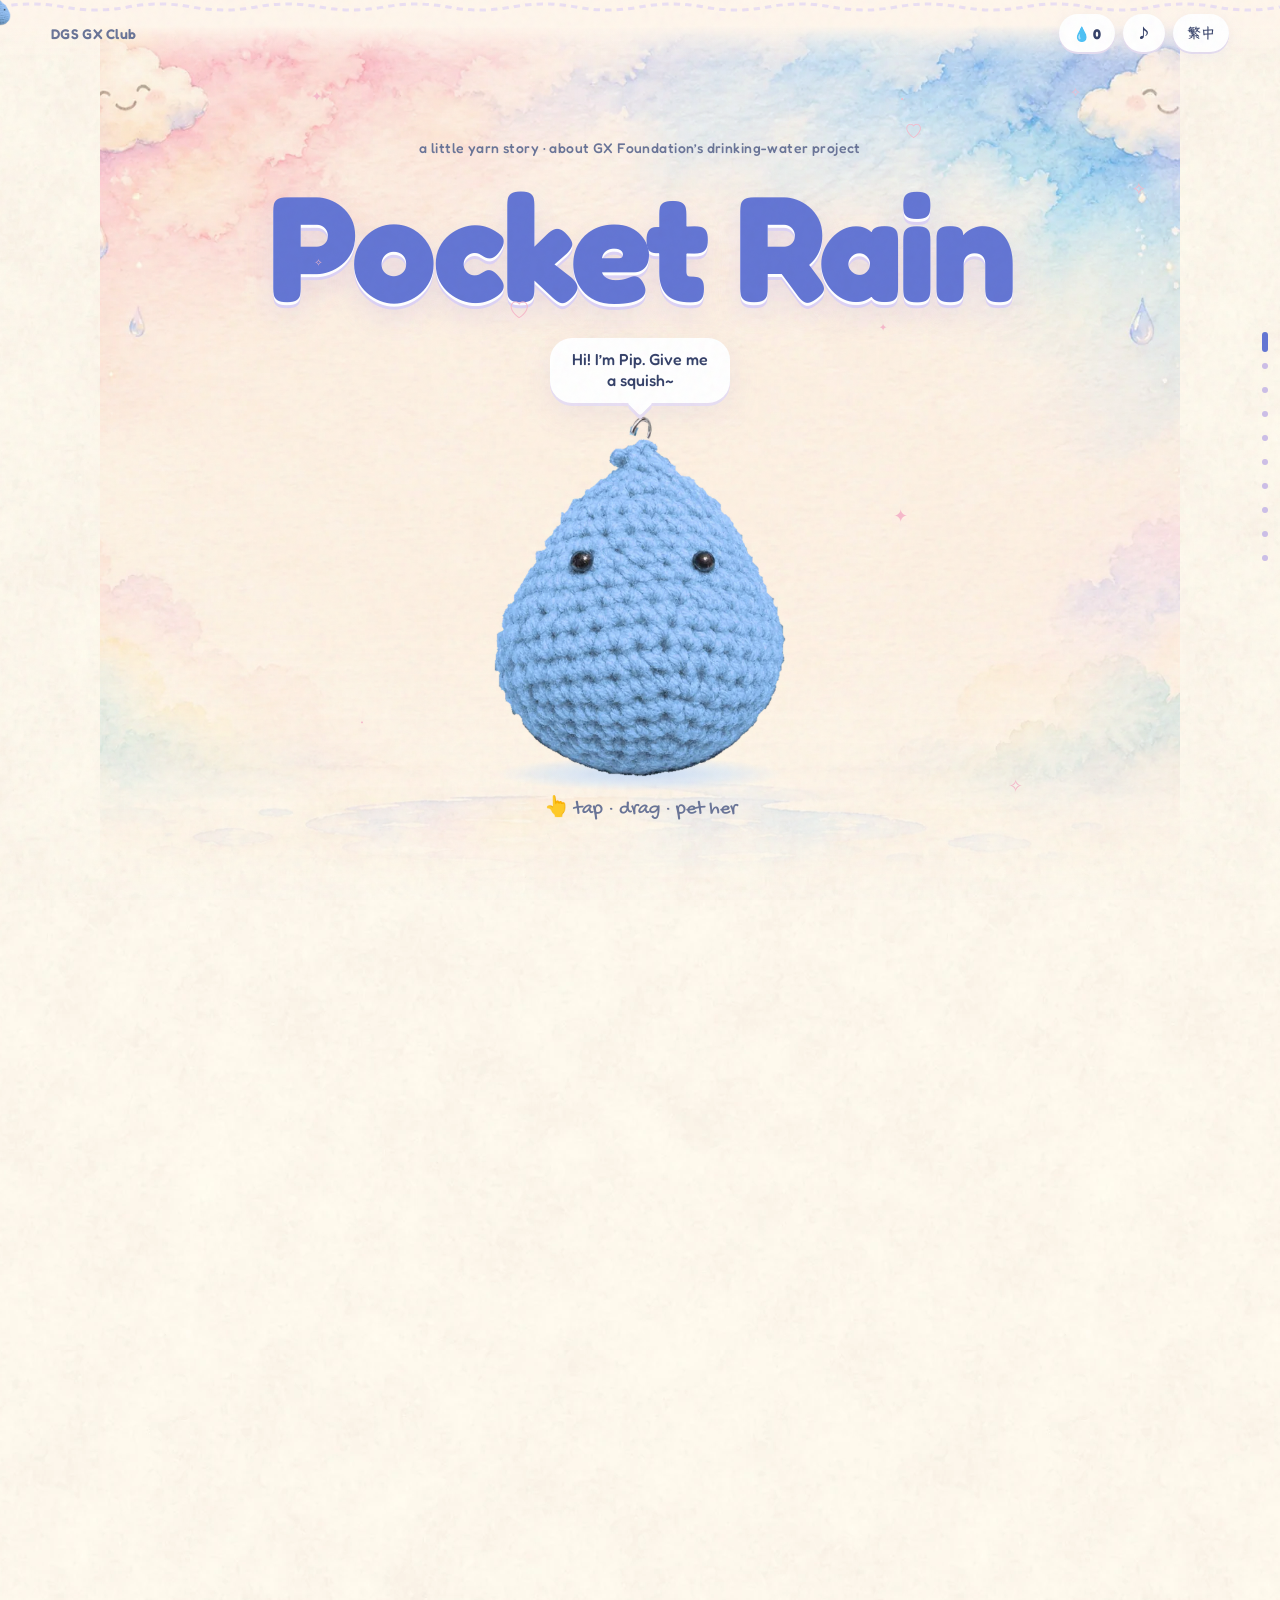
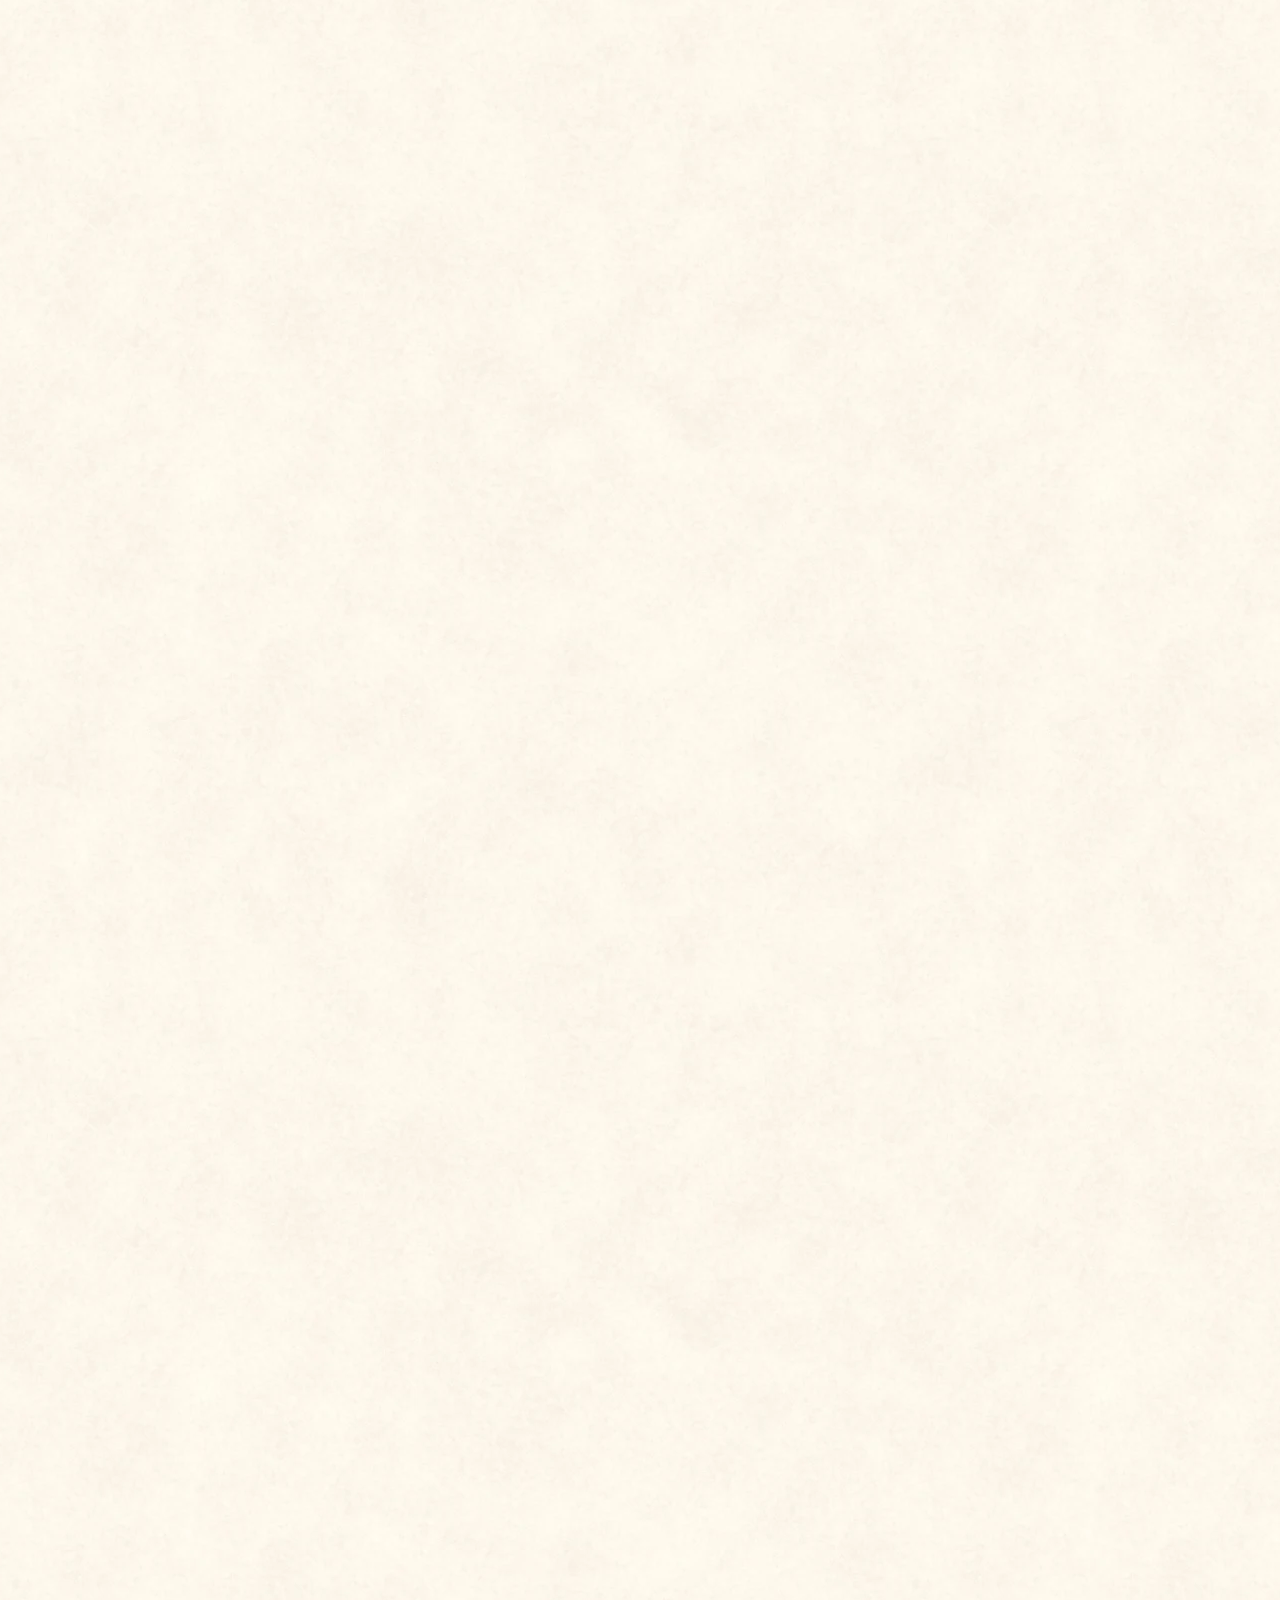
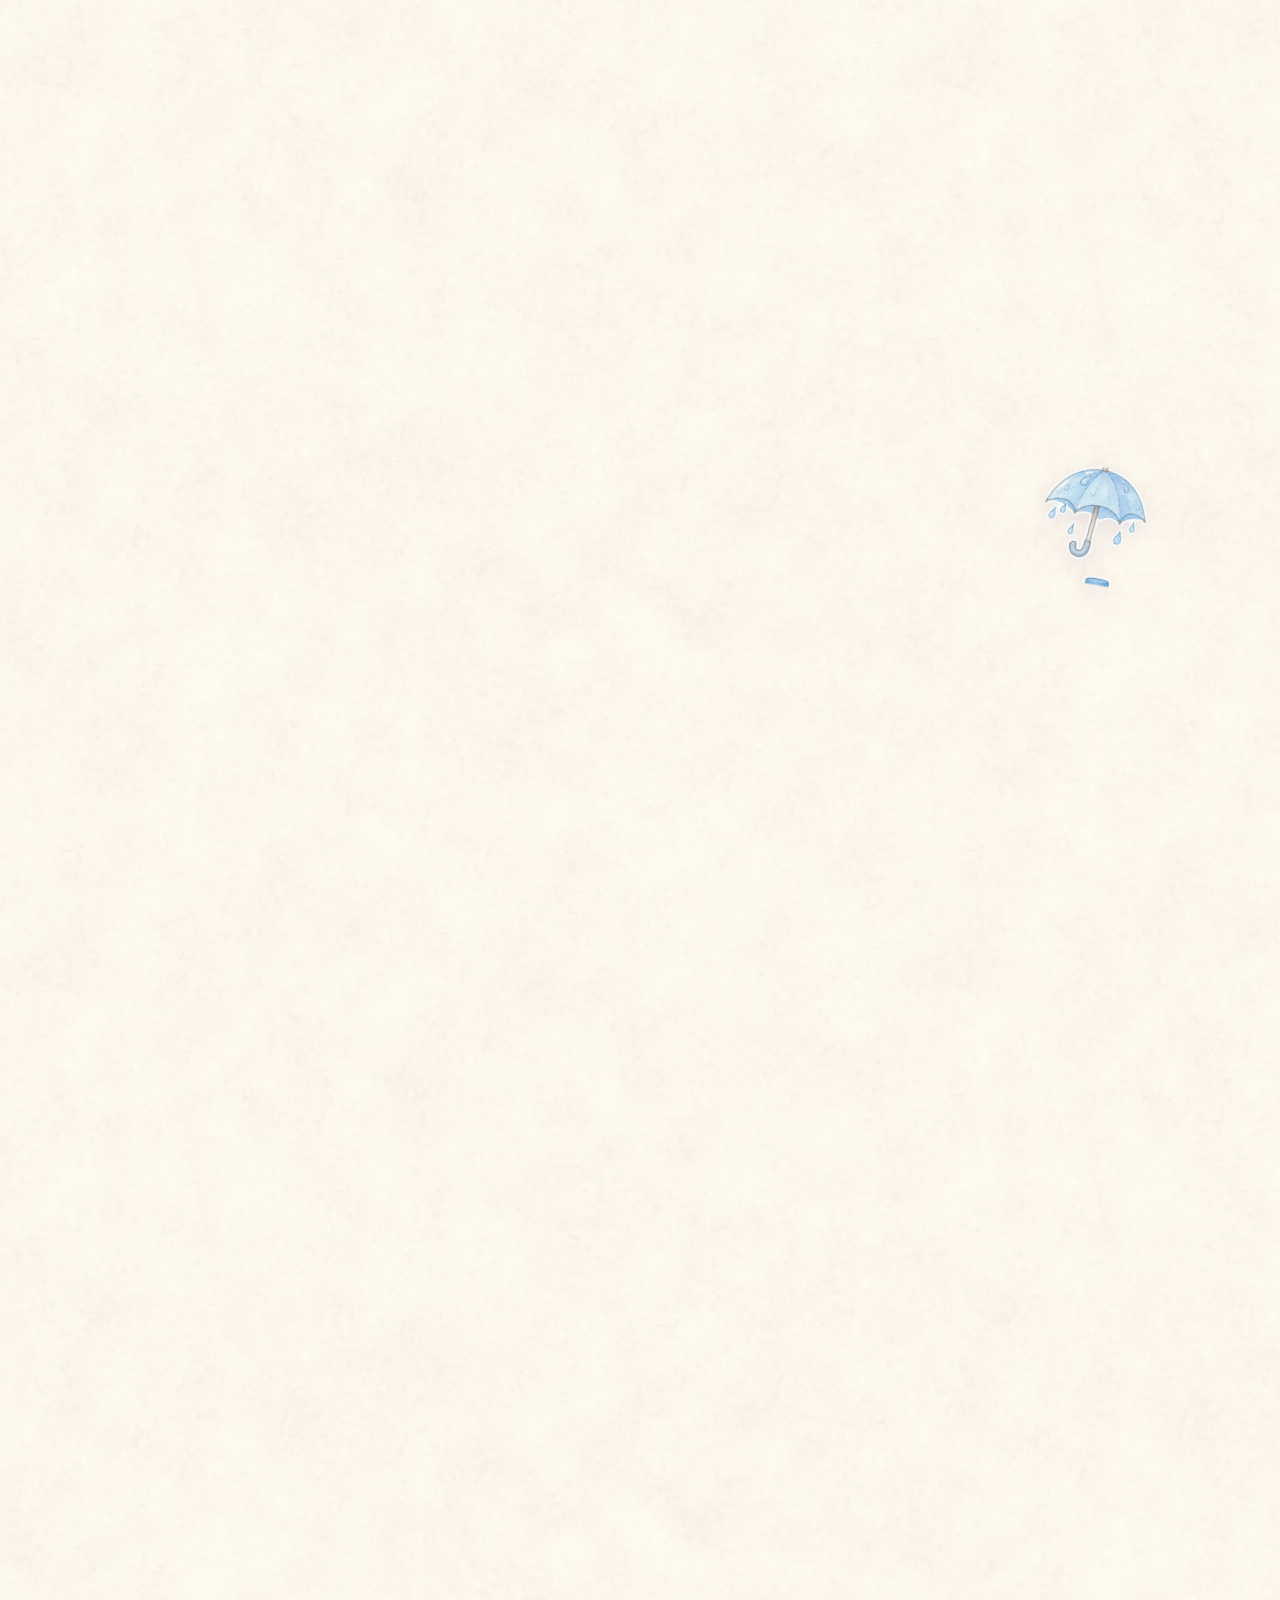
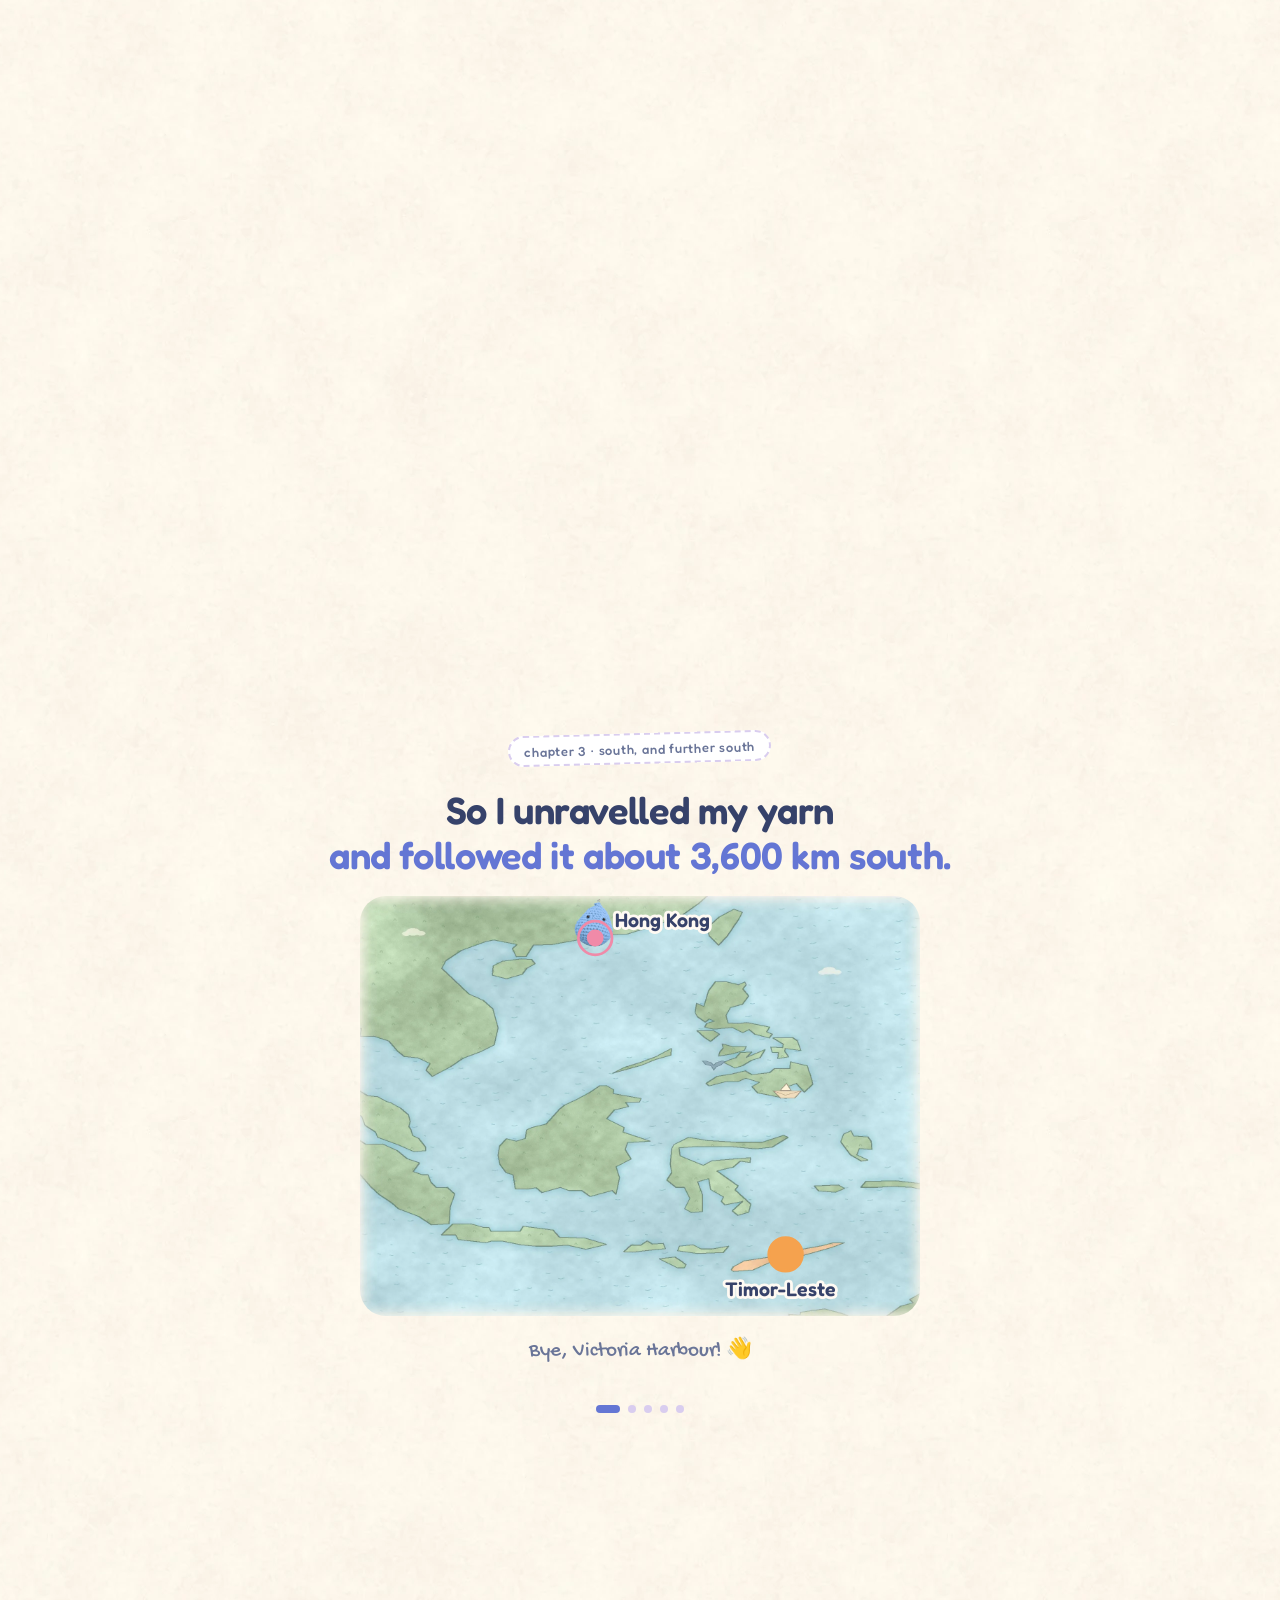
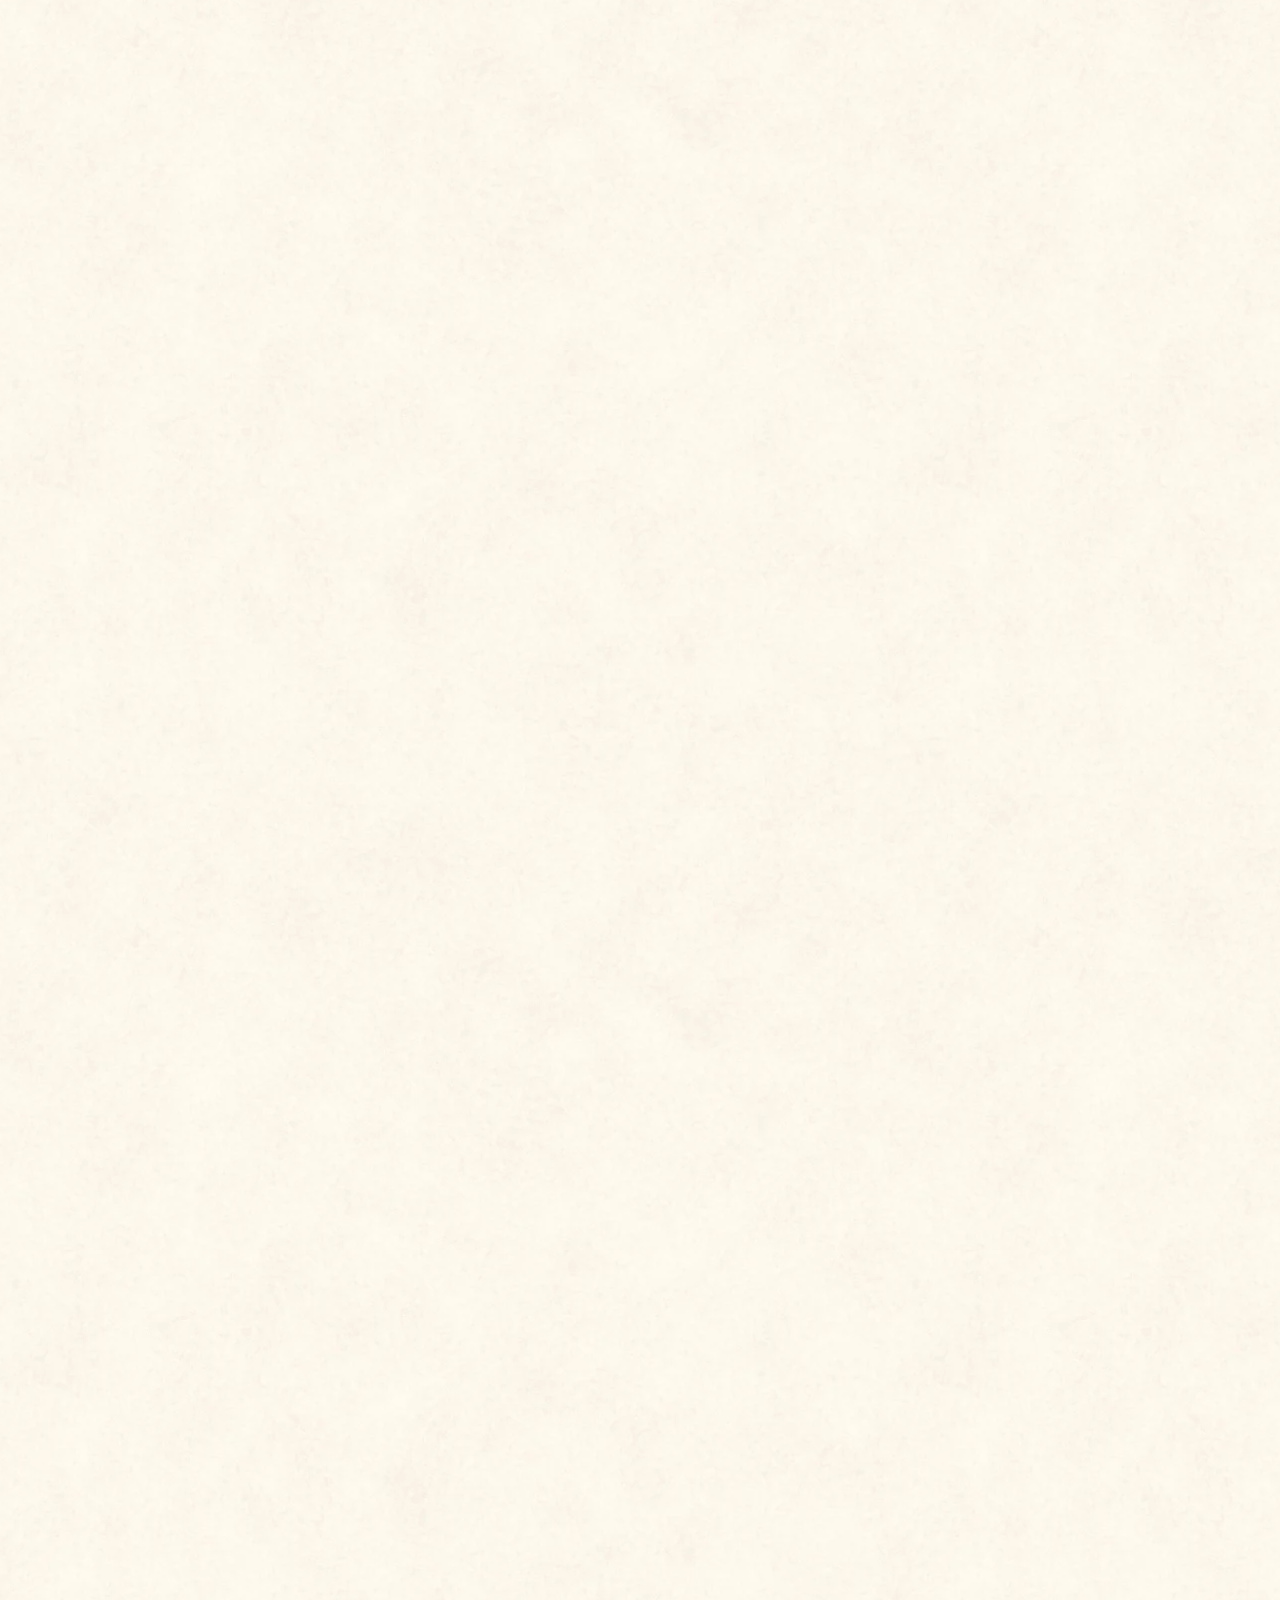
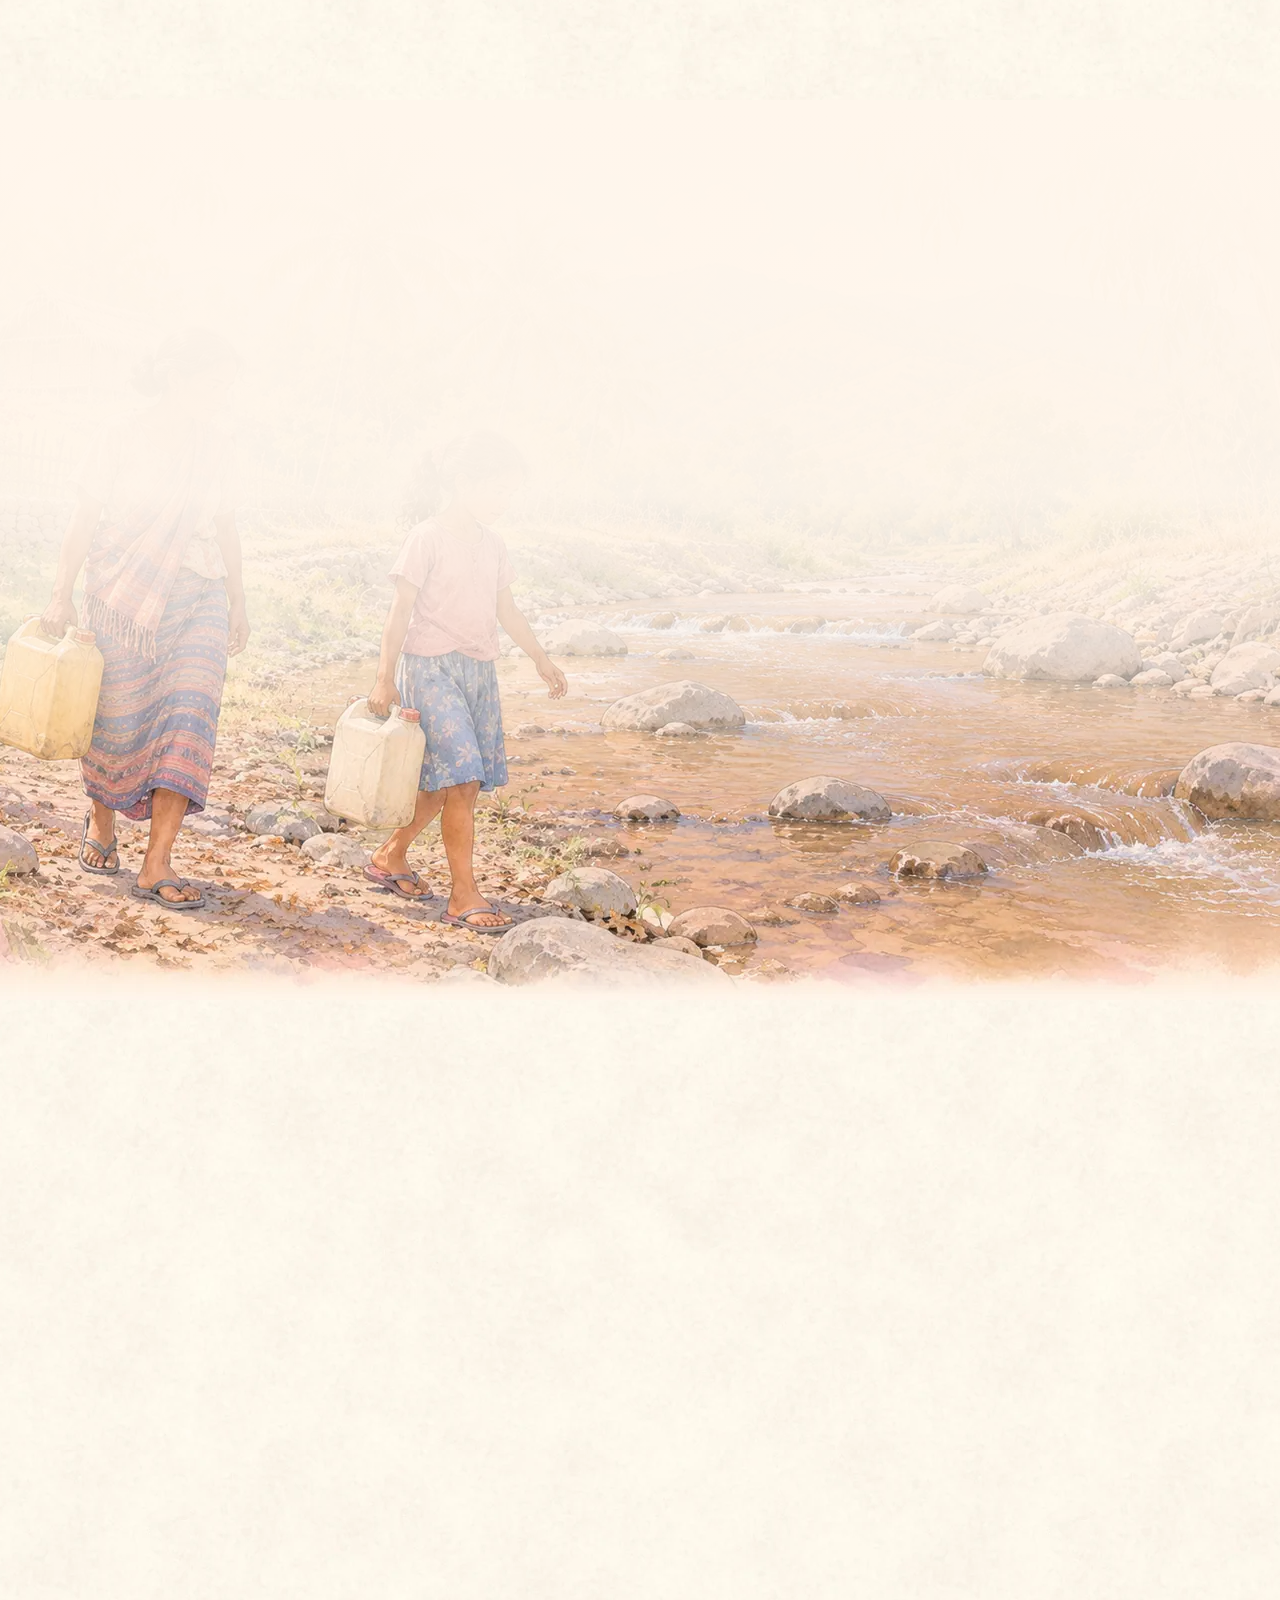
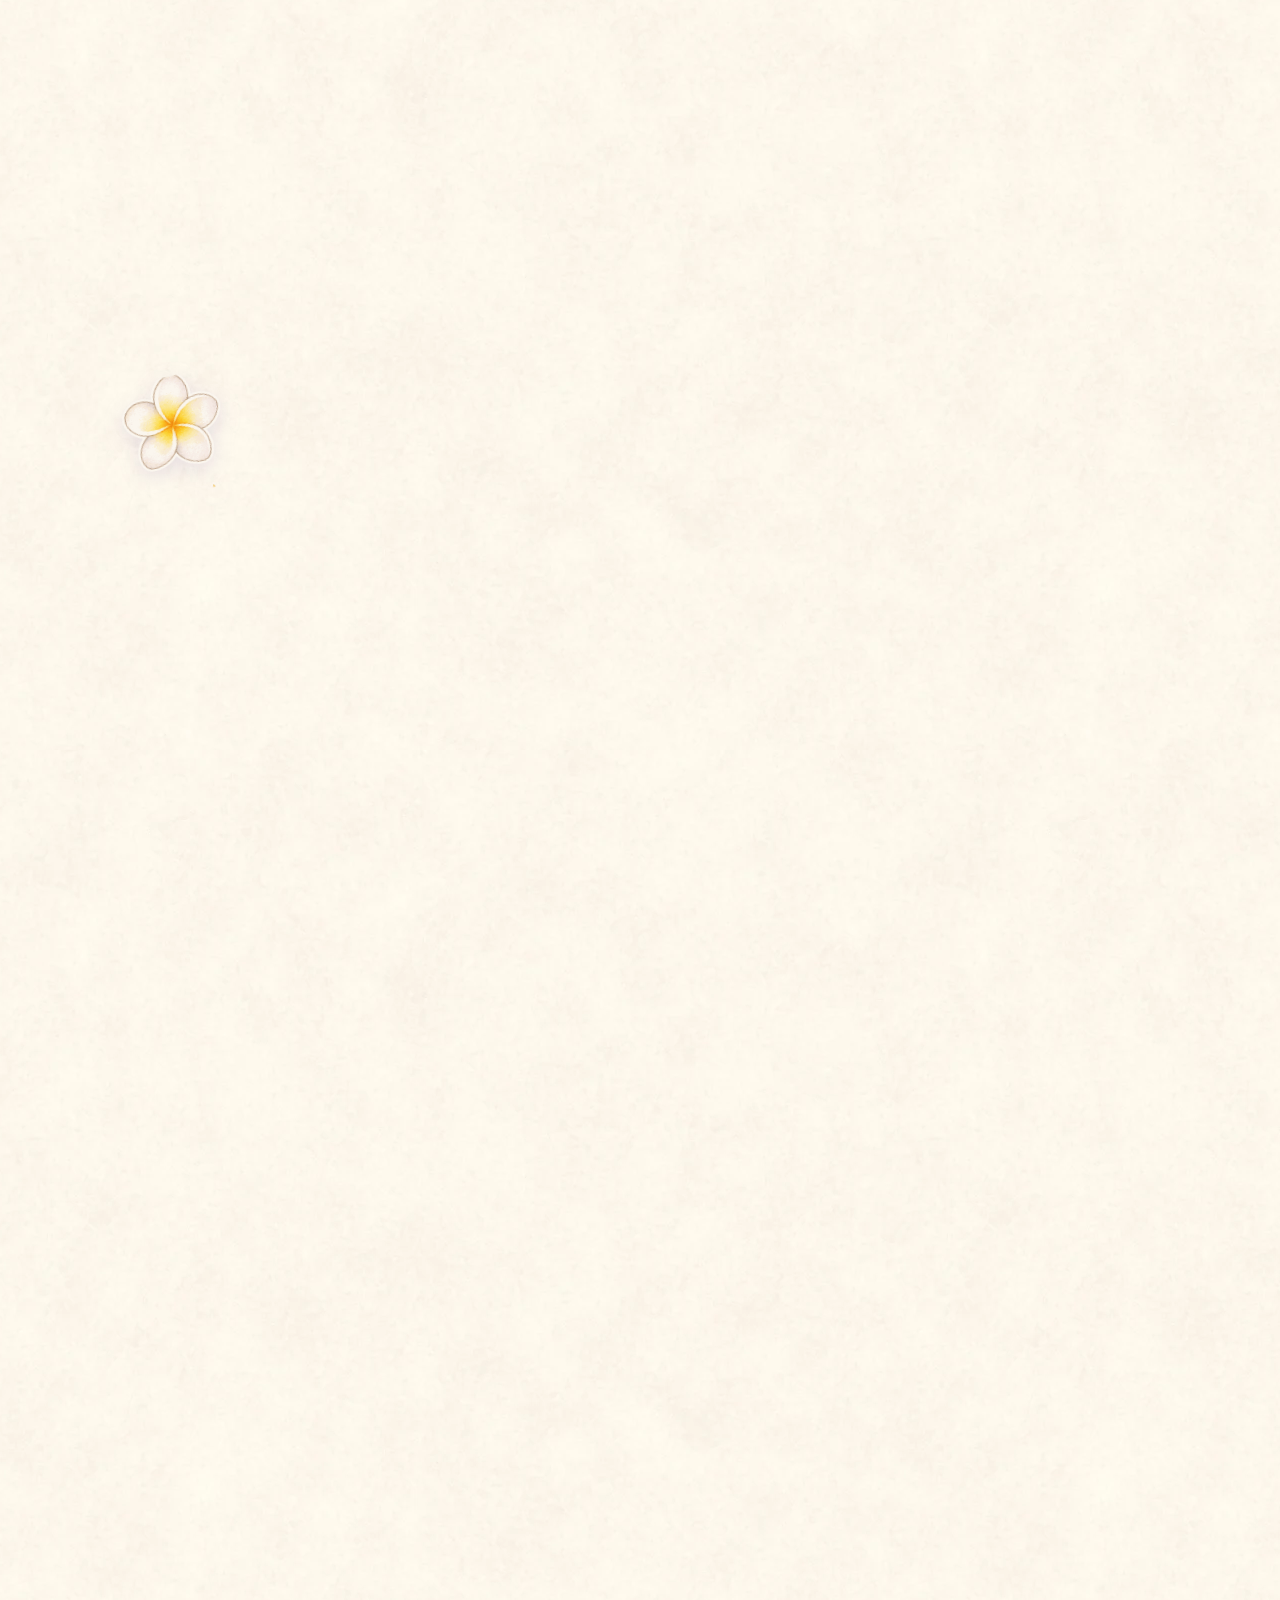
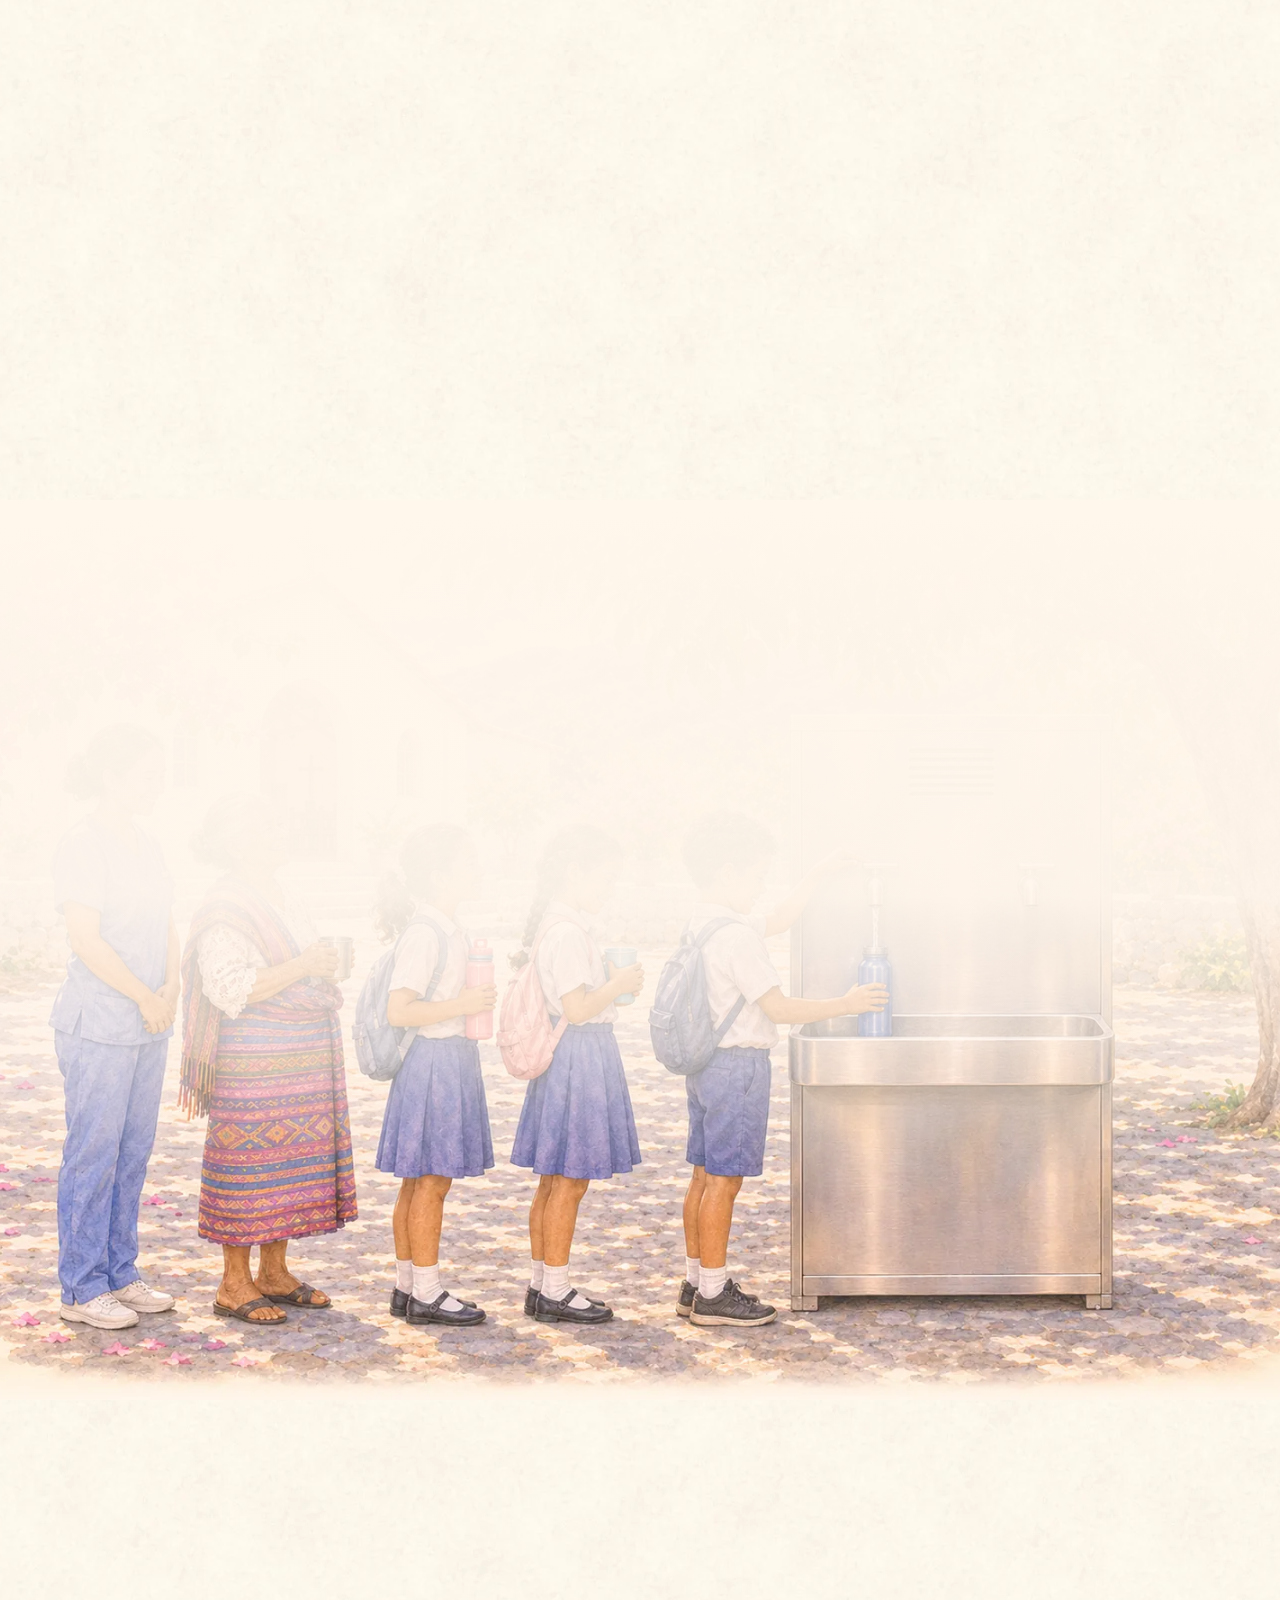
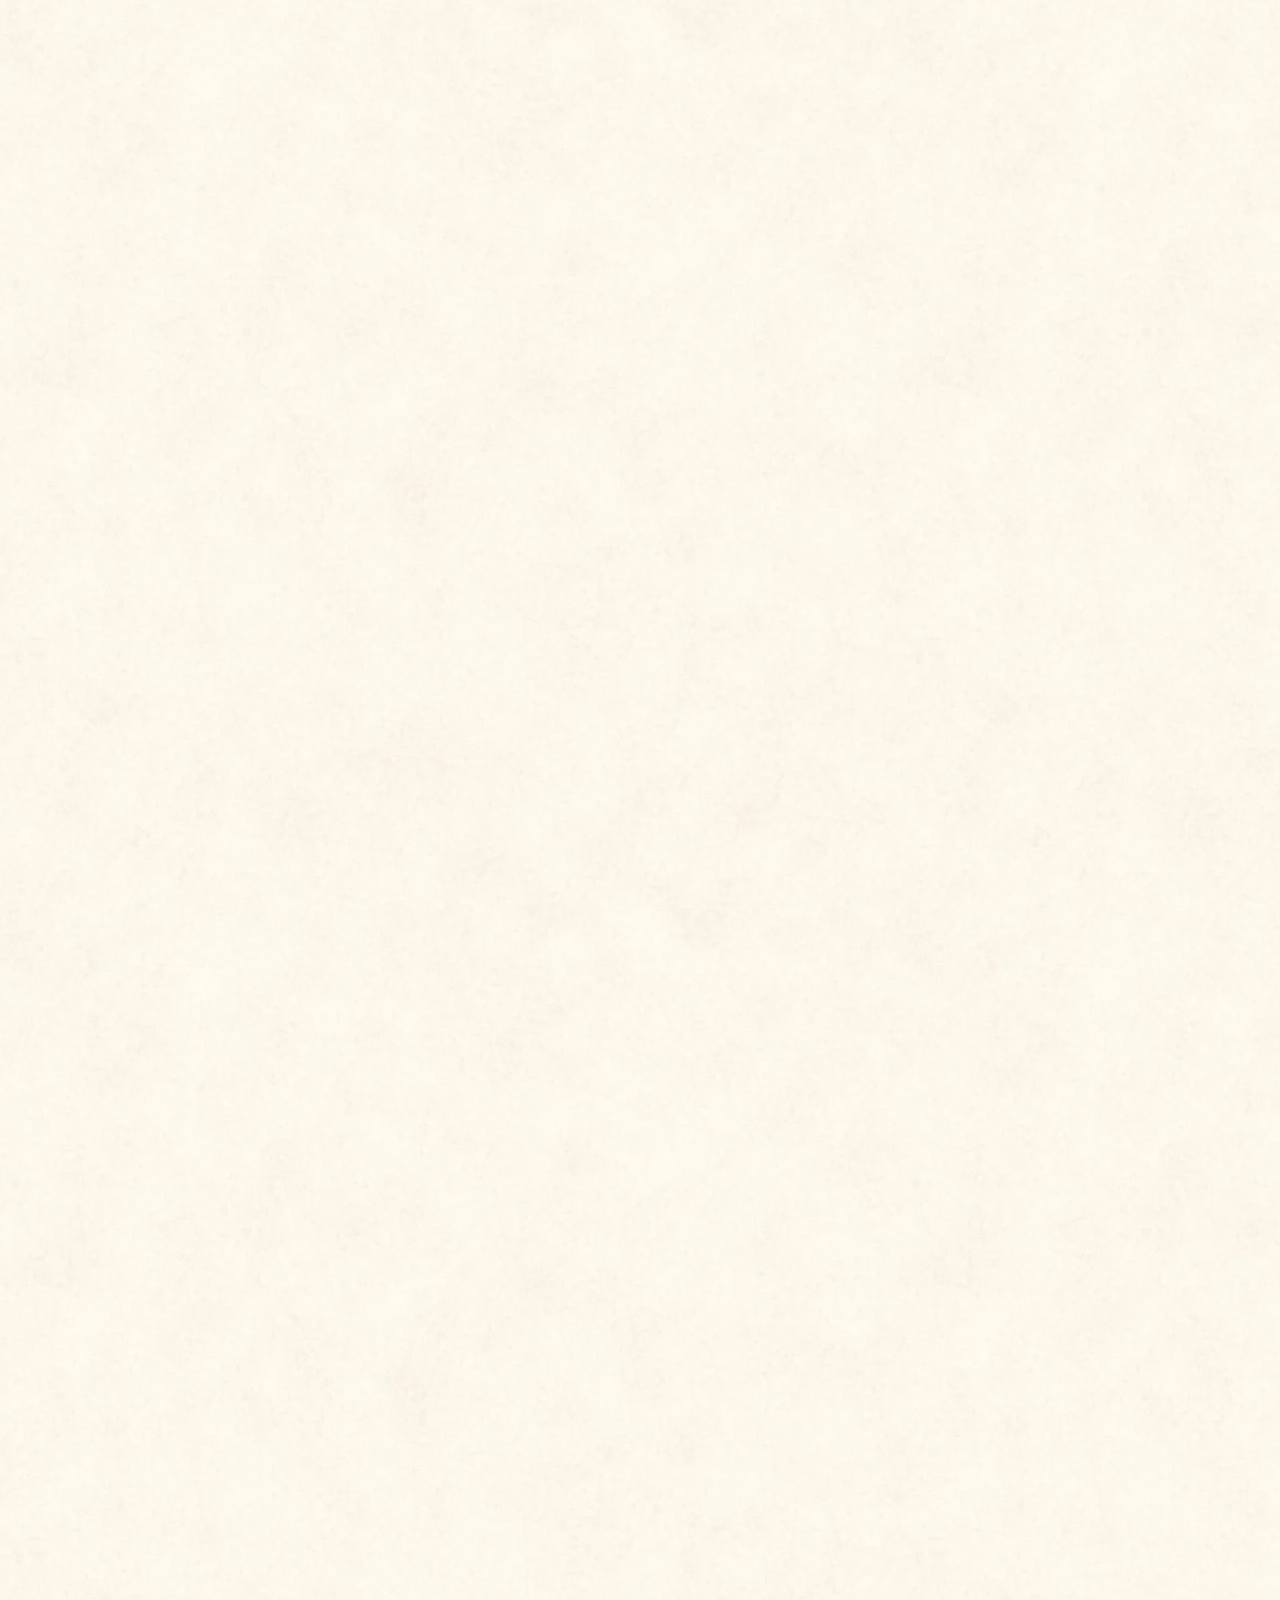
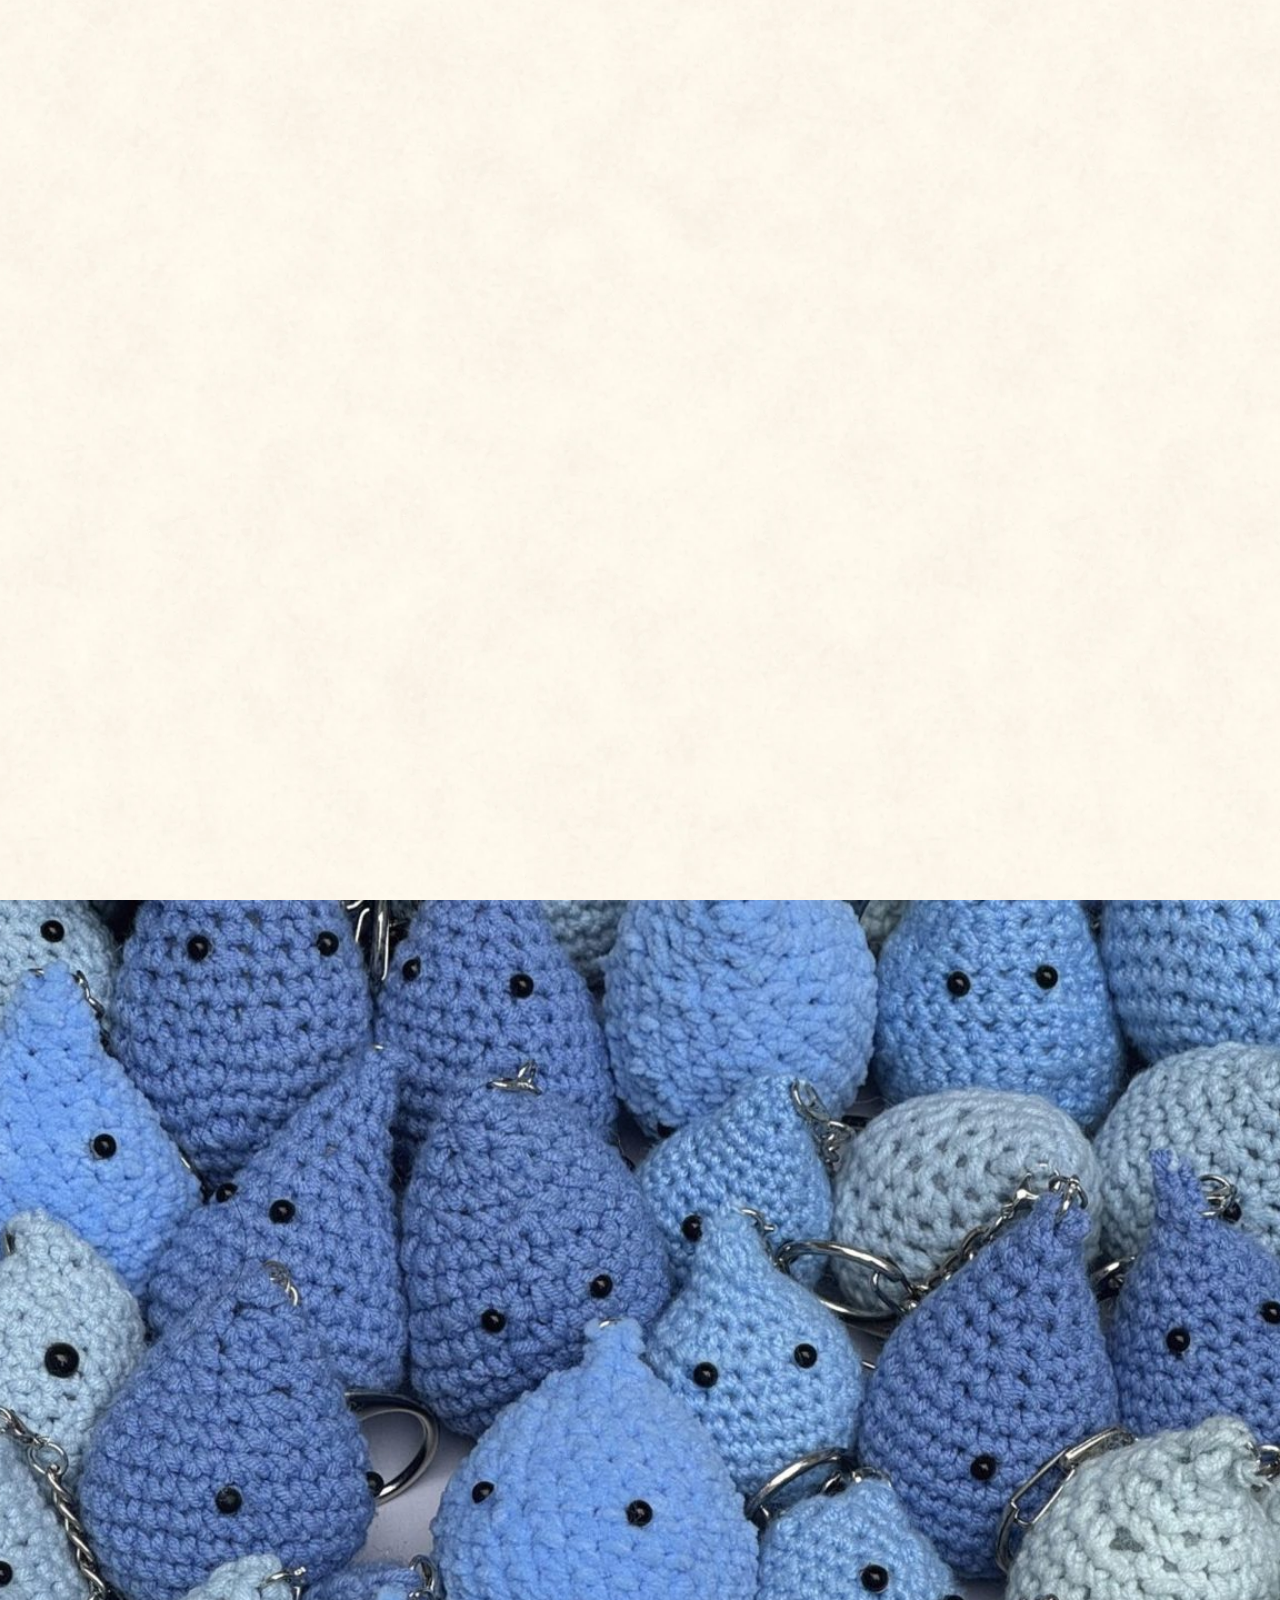
<file: clubs/dgs-pocket-rain/index.html>
<!doctype html>
<html lang="en">
<head>
<meta charset="utf-8">
<meta name="viewport" content="width=device-width,initial-scale=1,viewport-fit=cover">
<meta name="theme-color" content="#fff6ec">
<title>Pocket Rain · DGS GX Club</title>
<meta name="description" content="Squish Pip, a crocheted raindrop from the Diocesan Girls’ School GX Club, and follow her from a Hong Kong schoolbag to GX Foundation’s drinking-water project in Timor-Leste.">
<meta property="og:title" content="Pocket Rain · 袋裡的小水滴">
<meta property="og:description" content="A tiny crocheted raindrop goes looking for an answer. Follow her thread.">
<meta property="og:image" content="assets/og-card.png">
<link rel="preconnect" href="https://fonts.googleapis.com">
<link rel="preconnect" href="https://fonts.gstatic.com" crossorigin>
<link rel="stylesheet" href="https://fonts.googleapis.com/css2?family=Fredoka:wght@400;500;600;700&family=Nunito:ital,wght@0,400;0,600;0,700;1,400&family=Gochi+Hand&family=LXGW+WenKai+TC:wght@400;700&display=swap">
<link rel="stylesheet" href="style.css">
<script defer src="app.js"></script>
</head>
<body>

<!-- yarn progress thread: Pip rides along the top while you scroll -->
<div class="yarnbar" aria-hidden="true"><svg viewBox="0 0 1000 14" preserveAspectRatio="none"><path class="yarn-bg" d="M0 7 Q 25 1 50 7 T 100 7 T 150 7 T 200 7 T 250 7 T 300 7 T 350 7 T 400 7 T 450 7 T 500 7 T 550 7 T 600 7 T 650 7 T 700 7 T 750 7 T 800 7 T 850 7 T 900 7 T 950 7 T 1000 7"/><path class="yarn-fg" pathLength="1" d="M0 7 Q 25 1 50 7 T 100 7 T 150 7 T 200 7 T 250 7 T 300 7 T 350 7 T 400 7 T 450 7 T 500 7 T 550 7 T 600 7 T 650 7 T 700 7 T 750 7 T 800 7 T 850 7 T 900 7 T 950 7 T 1000 7"/></svg><span class="rider" data-pip="rider"></span></div>

<header class="top">
  <a class="club" href="#hello" data-zh="拔萃女書院 GX 學會">DGS GX Club</a>
  <nav>
    <button id="soundBtn" class="pill" aria-pressed="true" aria-label="Sound on" data-label-zh="聲音：開"><span class="ico">♪</span></button>
    <button id="bagBtn" class="pill" hidden><span data-zh="小袋子">Bag</span> <b id="count">0</b></button>
    <button id="lang" class="pill" aria-label="切換至繁體中文">繁中</button>
  </nav>
</header>

<main>

<!-- Every .scene is one screen. The page snaps to each one: flick, land, tick. -->

<!-- ===== 0 · HELLO ===== -->
<section id="hello" class="hello" data-ch="0">
  <div class="scene s-hero">
    <img class="wash" data-art="hero-wash.webp" alt="">
    <div class="sparkles" aria-hidden="true"></div>
    <p class="kicker rv" data-zh="一個毛線小故事 · 關於共享基金會的飲用水項目">a little yarn story · about GX Foundation’s drinking-water project</p>
    <h1 class="title rv"><span data-zh="袋裡的小水滴">Pocket Rain</span></h1>
    <div class="stage rv" id="heroStage">
      <div class="bubble" id="heroBubble" aria-live="polite"><span data-zh="嗨！我是小滴。按一下我～">Hi! I’m Pip. Give me a squish~</span></div>
      <button class="plush big" id="heroPip" data-pip="hero" aria-label="Squish Pip, the crocheted raindrop" data-label-zh="按一按小滴，毛線水滴公仔"></button>
      <div class="puddle" aria-hidden="true"></div>
      <p class="hint"><span class="hand">👆</span> <span data-zh="按、拉、搓搓她">tap · drag · pet her</span></p>
    </div>
    <a href="#s-lede" class="swipe" aria-label="Next" data-label-zh="下一頁"><span class="chev">︿</span><span data-zh="向上滑">swipe up</span></a>
  </div>
  <div class="scene s-lede" id="s-lede">
    <figure class="portrait rv"><img src="assets/pocket-rain.webp" width="1050" height="700" alt="Pip, a sky-blue crocheted raindrop, sitting in a little watercolor puddle." data-alt-zh="水彩畫：天藍色的毛線小水滴坐在一小灘水上。" loading="lazy"></figure>
    <p class="lede rv"><span data-zh="同學們可以把我織成任何模樣。">They could have crocheted me into any shape.</span></p>
    <p class="lede big rv"><em data-zh="為甚麼偏偏是一滴水？">So why a drop?</em></p>
    <p class="follow rv"><span data-zh="跟著我的毛線走">follow my thread</span> <span class="bob">↓</span></p>
  </div>
</section>

<!-- ===== 1 · TWO CUPS ===== -->
<section id="cups" class="chapter cups" data-ch="1">
  <div class="scene">
    <p class="chip rv" data-zh="第一章 · 兩個杯子">chapter 1 · two cups</p>
    <h2 class="rv"><span data-zh="我們的攤位上，放著兩個紙杯。">At our school stall, there were two paper cups.</span></h2>
    <p class="say rv" data-zh="一杯寫著「過濾水」，一杯寫著「自來水」。你會喝哪一杯？">One said <b>Filtered</b>. One said <b>Tap water</b>. Which one would you drink?</p>
    <div class="cuprow rv" role="group" aria-label="Pick a cup" data-label-zh="選一杯">
      <button class="papercup" data-cup="filtered"><img class="art" data-art="cup-filtered.png" alt=""><svg viewBox="0 0 120 150" aria-hidden="true"><use href="#cupArt"/></svg><span class="cuplabel" data-zh="過濾水">Filtered</span></button>
      <button class="papercup" data-cup="tap"><img class="art" data-art="cup-tap.png" alt=""><svg viewBox="0 0 120 150" aria-hidden="true"><use href="#cupArt"/></svg><span class="cuplabel" data-zh="自來水">Tap water</span></button>
    </div>
    <p class="nudge rv" data-zh="選一杯 ↑">tap one ↑</p>
  </div>
  <div class="scene" id="s-answer">
    <div class="answer rv" id="cupAnswer">
      <span class="mini" data-pip="mini"></span>
      <p id="cupAnswerText"></p>
    </div>
    <p class="say small rv" data-zh="我們還帶了 TDS 測試筆——一枝小筆，可以量出水裡溶了多少東西。在香港，兩杯水可以拿來玩「猜猜看」。">We even brought TDS meters — little pens that measure what’s dissolved in water. In Hong Kong, two cups of water can be a guessing game.</p>
    <p class="say small tdsread rv" id="tdsRead" hidden></p>
  </div>
</section>

<!-- ===== 2 · HONG KONG RAIN ===== -->
<section id="rain" class="chapter rain" data-ch="2">
  <div class="scene">
    <img class="sticker st-umbrella" src="assets/sticker-umbrella.png" alt="" data-optional>
    <p class="chip rv" data-zh="第二章 · 在這裡，雨只是天氣">chapter 2 · here, rain is just weather</p>
    <h2 class="rv"><span data-zh="在香港，雨後的一滴水">In Hong Kong, the rain just hangs</span><br><em data-zh="掛在細細的草尖上。">on a thread of grass.</em></h2>
    <div class="rainbox rv" id="rainBox">
      <img class="scenery" src="assets/after-rain.webp" width="1400" height="934" alt="Raindrops on blades of grass after a Hong Kong shower, in watercolor." data-alt-zh="水彩畫：香港雨後，水珠掛在草尖上。">
      <button class="cloud c1" aria-label="Tap the cloud to make it rain" data-label-zh="按雲朵下雨"><img class="art" data-art="cloud-1.png" alt=""><svg viewBox="0 0 120 70" aria-hidden="true"><use href="#cloudArt"/></svg></button>
      <button class="cloud c2" aria-label="Tap the cloud to make it rain" data-label-zh="按雲朵下雨"><img class="art" data-art="cloud-2.png" alt=""><svg viewBox="0 0 120 70" aria-hidden="true"><use href="#cloudArt"/></svg></button>
      <button class="cloud c3" aria-label="Tap the cloud to make it rain" data-label-zh="按雲朵下雨"><img class="art" data-art="cloud-3.png" alt=""><svg viewBox="0 0 120 70" aria-hidden="true"><use href="#cloudArt"/></svg></button>
    </div>
    <p class="raincount rv" aria-live="polite"><span data-zh="按雲朵下雨">tap the clouds</span> · <b id="rainN">0</b> <span data-zh="滴">drops</span></p>
  </div>
  <div class="scene">
    <p class="say big rv" data-zh="這裡沒有人會為一滴雨擔心。水龍頭一扭，水就來了——世上最沉悶的魔術。">Nobody here worries about a raindrop. Twist a tap and water appears — the most boring magic trick in the world.</p>
    <p class="say big soft rv" data-zh="可是我一直在想：有沒有一個地方，這個魔術一點也不沉悶？"><em>But I kept wondering: is there somewhere this magic trick isn’t boring at all?</em></p>
  </div>
</section>

<!-- ===== 3 · THE JOURNEY (five snap stops along the yarn) ===== -->
<section id="journey" class="journey" data-ch="3">
  <i class="stop" style="--k:0"></i><i class="stop" style="--k:1"></i><i class="stop" style="--k:2"></i><i class="stop" style="--k:3"></i><i class="stop" style="--k:4"></i>
  <div class="sticky">
    <p class="chip" data-zh="第三章 · 一直往南">chapter 3 · south, and further south</p>
    <h2 class="jhead"><span data-zh="於是我拉著自己的毛線，">So I unravelled my yarn</span><br><em data-zh="一直往南走了大約 3,600 公里。">and followed it about 3,600 km south.</em></h2>
    <div class="mapwrap">
      <img class="art mapart" data-art="map-journey.webp" alt="">
      <svg class="map" viewBox="0 0 400 300" aria-hidden="true">
        <defs><pattern id="wave" width="24" height="12" patternUnits="userSpaceOnUse"><path d="M0 6q6-5 12 0t12 0" fill="none" stroke="#bcd8f2" stroke-width="1.4"/></pattern></defs>
        <g class="mapbase"><rect width="400" height="300" rx="26" fill="#e8f3fd"/>
        <rect width="400" height="300" rx="26" fill="url(#wave)" opacity=".9"/>
        <path class="land" d="M0 0h190q-6 18-30 22t-38 16q-18 8-40 6T40 60Q18 70 0 66Z"/>
        <path class="land" d="M262 60q10-6 16 4t2 26q-4 18 6 30t-2 24q-12-4-16-20t-10-30q-6-22 4-34Z"/>
        <path class="land" d="M120 150q20-16 46-10t34 26q4 24-14 38t-44 6q-26-12-28-34t6-26Z"/>
        <path class="land" d="M236 168q8-10 18-2t-2 18q12 2 16 12t-8 10q-12-6-14 6t-10 4q4-14-4-22t4-26Z"/>
        <path class="land soft" d="M70 248q40-8 90-2t70 0q-10 10-60 12t-100-10Z"/>
        <path class="land timor" d="M262 262q22-12 58-14t34 6q-6 8-40 14t-52-6Z"/></g>
        <path id="route" class="route" pathLength="1" d="M168 30C206 52 214 88 196 114S150 142 168 170s70 10 82 38-6 38 22 54 28 2 38 1"/>
        <g class="pin hk" transform="translate(168 30)"><circle r="6"/><circle r="12" class="ring"/></g>
        <g class="pin tl" transform="translate(304 256)"><circle r="6"/><circle r="12" class="ring"/></g>
        <text x="182" y="22" class="maplabel" data-zh="香港">Hong Kong</text>
        <text x="300" y="286" class="maplabel" text-anchor="middle" data-zh="東帝汶">Timor-Leste</text>
      </svg>
      <span class="traveller" data-pip="traveller"></span>
    </div>
    <p class="jnote" id="jNote" aria-live="polite" data-zh="繼續往下滑 ↓">keep scrolling ↓</p>
    <div class="jdots" aria-hidden="true"><i></i><i></i><i></i><i></i><i></i></div>
  </div>
</section>

<!-- ===== 4 · MURKY WATER ===== -->
<section id="murky" class="chapter murky" data-ch="4">
  <div class="scene bleed">
    <img class="bleedimg" data-art="murky-river.webp" alt="">
    <p class="chip rv" data-zh="第四章 · 要想一想的水">chapter 4 · water you have to wonder about</p>
    <h2 class="rv"><span data-zh="在東帝汶，">In Timor-Leste,</span><br><em data-zh="很多水是要先想一想，才敢喝的。">a lot of water makes you stop and wonder.</em></h2>
    <div class="factcard rv">
      <b class="big">70%</b>
      <p data-zh="的地表水受到污染（共享基金會資料）。河水、溪水看起來可能很清，但未必能喝。">of surface water there is polluted, according to GX Foundation. A stream can look clear and still make someone sick.</p>
    </div>
  </div>
  <div class="scene">
    <div class="jarzone">
      <div class="jar rv" id="jar">
        <img class="art murkyart" data-art="jar-murky.png" alt=""><img class="art clearart" data-art="jar-clear.png" alt="">
        <svg viewBox="0 0 200 240" aria-hidden="true">
          <defs><clipPath id="jarClip"><path d="M44 54h112q10 0 10 12v138q0 24-24 24H58q-24 0-24-24V66q0-12 10-12Z"/></clipPath></defs>
          <g clip-path="url(#jarClip)">
            <rect x="0" y="0" width="200" height="240" fill="#fffdf8"/>
            <g class="jarwater"><path d="M0 92q25-10 50 0t50 0 50 0 50 0v150H0Z"/></g>
            <g class="specks"></g>
          </g>
          <path d="M44 54h112q10 0 10 12v138q0 24-24 24H58q-24 0-24-24V66q0-12 10-12Z" fill="none" stroke="#7d8db8" stroke-width="4"/>
          <rect x="52" y="30" width="96" height="26" rx="9" fill="#f6d9e6" stroke="#7d8db8" stroke-width="4"/>
          <path d="M58 80v100" stroke="#fff" stroke-width="7" stroke-linecap="round" opacity=".7"/>
        </svg>
        <span class="jarsparkle" aria-hidden="true">✦</span>
      </div>
      <button class="bigbtn rv" id="cleanBtn"><span data-zh="放進淨水機 ✨">Run it through a purifier ✨</span></button>
      <p class="say small rv" id="jarText" aria-live="polite" data-zh="淨水機用納米科技，把不安全的水變成可以直接喝的水。">GX’s machines use nanotechnology filters to turn unsafe water into water you can drink straight away.</p>
    </div>
  </div>
</section>

<!-- ===== 5 · THE CUP ===== -->
<section id="cup" class="chapter cupch" data-ch="5">
  <div class="scene">
    <img class="sticker st-flower" src="assets/sticker-flower.png" alt="" data-optional>
    <p class="chip rv" data-zh="第五章 · 有人在等">chapter 5 · someone is waiting</p>
    <h2 class="rv"><span data-zh="就在那裡，">And there,</span><br><em data-zh="有人伸出杯子，等著盛水。">someone was holding out a cup.</em></h2>
    <figure class="painting rv"><img src="assets/next-cup.webp" width="1250" height="834" loading="lazy" alt="A child fills a blue cup at a water point beside their family, in watercolor." data-alt-zh="水彩畫：小孩在家人身旁的取水點盛水。"></figure>
  </div>
  <div class="scene">
    <div class="fillzone">
      <div class="glass rv" id="glass" aria-hidden="true">
        <img class="art emptyart" data-art="glass-empty.png" alt=""><img class="art fullart" data-art="glass-full.png" alt="">
        <svg viewBox="0 0 120 160">
          <defs><clipPath id="glassClip"><path d="M18 14h84l-10 132q-1 8-9 8H37q-8 0-9-8Z"/></clipPath></defs>
          <g clip-path="url(#glassClip)">
            <rect width="120" height="160" fill="#fffdf9"/>
            <g class="level"><path class="wv" d="M-120 0q15-6 30 0t30 0 30 0 30 0 30 0 30 0 30 0 30 0 30 0v200h-270Z"/></g>
          </g>
          <path d="M18 14h84l-10 132q-1 8-9 8H37q-8 0-9-8Z" fill="none" stroke="#6f86b8" stroke-width="4" stroke-linejoin="round"/>
          <path d="M30 30l6 100" stroke="#fff" stroke-width="5" stroke-linecap="round" opacity=".8"/>
        </svg>
        <div class="stream"></div>
      </div>
      <button class="bigbtn hold rv" id="holdBtn"><span class="fillbar"></span><span class="lbl" data-zh="連按幾下，盛滿一杯水">Tap tap tap to fill the cup</span></button>
      <p class="say small rv" id="fillText" aria-live="polite"></p>
    </div>
  </div>
</section>

<!-- ===== 6 · ONE HUNDRED ===== -->
<section id="hundred" class="chapter hundred" data-ch="6">
  <div class="scene bleed">
    <img class="bleedimg" data-art="water-machine.webp" alt="">
    <p class="chip rv" data-zh="第六章 · 一台，再一台">chapter 6 · one, then another</p>
    <h2 class="rv"><span data-zh="2024 年 7 月，共享基金會在東帝汶">In July 2024, GX Foundation launched its</span><br><em data-zh="啟動「直接飲用水項目」。">Direct Potable Water Project in Timor-Leste.</em></h2>
    <p class="say rv" data-zh="試點是東帝汶全部的教堂、全部的醫院，和部份學校——大家本來就會去的地方。">The pilot sites were all the churches, all the hospitals and some schools in Timor-Leste — places people already go.</p>
  </div>
  <div class="scene" id="s-grid">
    <p class="say rv" data-zh="一百顆水滴，每顆代表一台淨水機。用手指一掃，把它們點亮。">100 drops — one for each water purification machine. Swipe across them to light them up.</p>
    <div class="dropgrid rv" id="dropGrid" role="group" aria-label="100 drops, one per machine" data-label-zh="一百顆水滴，每顆代表一台淨水機"></div>
    <p class="tally rv" aria-live="polite"><b id="litN">0</b> / 100 <span data-zh="台淨水機">machines</span> <button class="linkbtn" id="allBtn" data-zh="全部亮起">light them all</button></p>
  </div>
  <div class="scene" id="s-stats">
    <div class="stats" id="stats">
      <div class="stat s1 rv"><span class="emoji">💧</span><img class="art icon" data-art="icon-water.png" alt=""><b data-count="400000">0</b><p data-zh="加侖免費直接飲用水（預計每年）">gallons of free drinking water a year (projected)</p></div>
      <div class="stat s2 rv"><span class="emoji">🪙</span><img class="art icon" data-art="icon-coins.png" alt=""><b data-count="800000" data-prefix="US$">0</b><p data-zh="為當地節省的購買飲用水開支">saved on buying drinking water locally</p></div>
      <div class="stat s3 rv"><span class="emoji">🧴</span><img class="art icon" data-art="icon-bottles.png" alt=""><b data-count="3000000">0</b><p data-zh="個塑膠瓶，可以少用">plastic bottles that don’t need to be used</p></div>
    </div>
    <p class="source rv"><span data-zh="數字來自共享基金會的展板和網站，部份為預計數字。">Figures from GX Foundation’s banner and website; some are projections.</span> <a href="https://gxfoundation.hk/en/programmes/detail/habitat" target="_blank" rel="noopener" data-zh="看看項目介紹 ↗">Read the project page ↗</a></p>
  </div>
</section>

<!-- ===== 7 · WHY A DROP ===== -->
<section id="why" class="chapter why" data-ch="7">
  <div class="scene">
    <p class="chip rv" data-zh="第七章 · 為甚麼是一滴水">chapter 7 · so, why a drop?</p>
    <h2 class="rv"><span data-zh="因為一滴水，是很大的東西裡">Because a drop is the smallest piece</span><br><em data-zh="最小的那一塊。">of something very big.</em></h2>
    <p class="say rv" data-zh="一滴水裝不滿一隻杯。一百台淨水機可以。而一個掛在書包上的小水滴，可以提醒你，這一切由一個問題開始：「你會喝哪一杯？」">One drop can’t fill a cup. A hundred machines can. And one little drop on your schoolbag can remind you how it all started — with a question: <em>“which cup would you drink?”</em></p>
  </div>
  <div class="scene full">
    <figure class="cinema"><img data-art="photos/drops-crowd.jpg" alt="Dozens of crocheted water-drop keychains in every shade of blue, packed into a tinsel-lined box." loading="lazy"><figcaption class="rv" data-zh="每一顆都有點不同：有的圓、有的尖、有的有點歪。每一顆都是同學親手鈎的。">Every one is a little different — round, pointy, a bit lopsided. Every one crocheted by hand.</figcaption></figure>
  </div>
  <div class="scene">
    <figure class="painting stall rv"><img src="assets/stall.webp" width="1000" height="667" loading="lazy" alt="A watercolor of the club’s tinsel-trimmed box of crocheted drops, beside two cups labelled Filtered and Tap water." data-alt-zh="水彩畫：閃帶裝飾的盒子裡擠滿毛線小水滴，旁邊是「過濾水」和「自來水」兩個杯。"></figure>
  </div>
  <div class="scene">
    <figure class="polaroid tilt-r rv"><img data-art="photos/crest.jpg" alt="The DGS school crest crocheted in navy and white, framed, with two crocheted drops hanging from the frame." loading="lazy"><figcaption data-zh="我們連校徽也鈎了出來">we crocheted our school crest too</figcaption></figure>
    <p class="say rv" data-zh="一針一針，一個學會，一間學校。">Stitch by stitch. One club, one school.</p>
  </div>
</section>

<!-- ===== 8 · ADOPT ===== -->
<section id="adopt" class="chapter adopt" data-ch="8">
  <div class="scene">
    <img class="sticker st-yarn" src="assets/sticker-yarn.png" alt="" data-optional>
    <p class="chip rv" data-zh="最後一章 · 回到書包">last chapter · back to the schoolbag</p>
    <h2 class="rv"><span data-zh="選一顆，帶她回家。">Pick one. Take her home.</span></h2>
    <div class="adoptgrid rv">
      <div class="bagstage" id="bagStage">
        <img class="art bagart" data-art="schoolbag.png" alt="">
        <svg class="bagsvg" viewBox="0 0 260 300" aria-hidden="true">
          <path d="M86 70q0-46 44-46t44 46" fill="none" stroke="#2f3f6e" stroke-width="14" stroke-linecap="round"/>
          <rect x="30" y="64" width="200" height="220" rx="38" fill="#3d5089"/>
          <rect x="30" y="64" width="200" height="90" rx="38" fill="#4a5f9c"/>
          <rect x="58" y="170" width="144" height="88" rx="22" fill="#4a5f9c"/>
          <path d="M58 200h144" stroke="#f7c9d8" stroke-width="3" stroke-dasharray="6 6"/>
          <circle cx="130" cy="150" r="7" fill="#e7ecf8"/>
          <rect x="200" y="98" width="16" height="30" rx="8" fill="#2f3f6e"/>
        </svg>
        <div class="dangle" id="dangle"><span class="chain"></span><span data-pip="bag"></span></div>
      </div>
      <div class="picker">
        <div class="swatches" role="radiogroup" aria-label="Yarn colour" data-label-zh="毛線顏色">
          <button class="sw" role="radio" aria-checked="true" data-color="sky" style="--c:#86b9ee"><span data-zh="天空藍">sky</span></button>
          <button class="sw" role="radio" aria-checked="false" data-color="cornflower" style="--c:#7f98de"><span data-zh="矢車菊藍">cornflower</span></button>
          <button class="sw" role="radio" aria-checked="false" data-color="powder" style="--c:#aac6dc"><span data-zh="粉霧藍">powder</span></button>
          <button class="sw" role="radio" aria-checked="false" data-color="seafoam" style="--c:#c3e2df"><span data-zh="海沫綠">seafoam</span></button>
        </div>
        <input id="pipName" maxlength="14" placeholder="give her a name ✎" data-ph-zh="幫她改個名字 ✎" autocomplete="off" aria-label="Name your drop">
        <button class="bigbtn adoptbtn" id="adoptBtn"><span data-zh="帶她回家">Take her home</span> · HK$50</button>
        <p class="fine" data-zh="在學校攤位領取 · 這裡只是預覽，不會收款。">Collect at the DGS GX Club stall · preview only, no payment taken.</p>
      </div>
    </div>
  </div>
  <div class="scene">
    <figure class="painting clasp rv"><img src="assets/schoolbag.webp" alt="Fingers clipping a little crocheted blue drop onto the zip of a sage-green schoolbag, beside a refillable bottle." data-alt-zh="水彩畫：手指把毛線小水滴扣在淺綠色書包的拉鍊上，旁邊是一個可重用水樽。" loading="lazy"></figure>
    <p class="lede big rv"><em data-zh="「咔嚓。」">click.</em></p>
  </div>
</section>

<!-- ===== END ===== -->
<section class="ending" data-ch="9">
  <div class="scene">
    <img class="sceneopt endart rv" src="assets/ending-hands.webp" alt="" data-optional>
    <p class="endline rv"><span data-zh="下次伸手拿書包時，">Next time you reach for your schoolbag,</span><br><em data-zh="願你想起那隻遞出杯子的小手。">remember the hand that held out a cup.</em></p>
  </div>
  <div class="scene">
    <button class="plush small rv" data-pip="end" aria-label="Wave goodbye to Pip" data-label-zh="跟小滴說再見"></button>
    <p class="sign rv">♡ <span data-zh="拔萃女書院 GX 學會">DGS GX Club</span></p>
    <p class="credits rv"><span data-zh="每一顆小水滴都由同學們親手鈎織。">Every drop is crocheted by hand by club members.</span></p>
    <a class="bigbtn ghost again rv" href="#hello" data-zh="再見一次小滴 ↑">say hi to Pip again ↑</a>
  </div>
</section>

</main>

<dialog id="drawer" aria-labelledby="bagTitle">
  <button class="close" id="close" aria-label="Close bag" data-label-zh="關閉">×</button>
  <h2 id="bagTitle" data-zh="你的小水滴們">Your little drops</h2>
  <div id="bagBody"></div>
</dialog>

<!-- shared art -->
<svg width="0" height="0" style="position:absolute" aria-hidden="true">
  <defs>
    <symbol id="cupArt" viewBox="0 0 120 150">
      <path d="M14 18h92l-12 118q-1 8-9 8H35q-8 0-9-8Z" fill="#e9c99b" stroke="#a9825a" stroke-width="3" stroke-linejoin="round"/>
      <ellipse cx="60" cy="18" rx="46" ry="9" fill="#dff0fb" stroke="#a9825a" stroke-width="3"/>
      <ellipse cx="60" cy="19" rx="36" ry="5" fill="#bfe0f6"/>
      <rect x="24" y="66" width="72" height="34" rx="6" fill="#fffaf0" stroke="#c9ab84" stroke-width="2"/>
    </symbol>
    <symbol id="cloudArt" viewBox="0 0 120 70">
      <path d="M26 62q-22 0-22-18t20-18q2-20 24-20 16 0 22 14 6-6 16-6 18 0 20 18 12 2 12 14 0 16-18 16Z" fill="#fff" stroke="#b9c9ea" stroke-width="3"/>
      <circle cx="46" cy="42" r="3" fill="#3b4a6b"/><circle cx="70" cy="42" r="3" fill="#3b4a6b"/>
      <path d="M53 49q5 4 10 0" fill="none" stroke="#3b4a6b" stroke-width="2.4" stroke-linecap="round"/>
      <ellipse cx="38" cy="50" rx="6" ry="3.5" fill="#ffc6d3"/><ellipse cx="78" cy="50" rx="6" ry="3.5" fill="#ffc6d3"/>
    </symbol>
  </defs>
</svg>
</body>
</html>
</file>
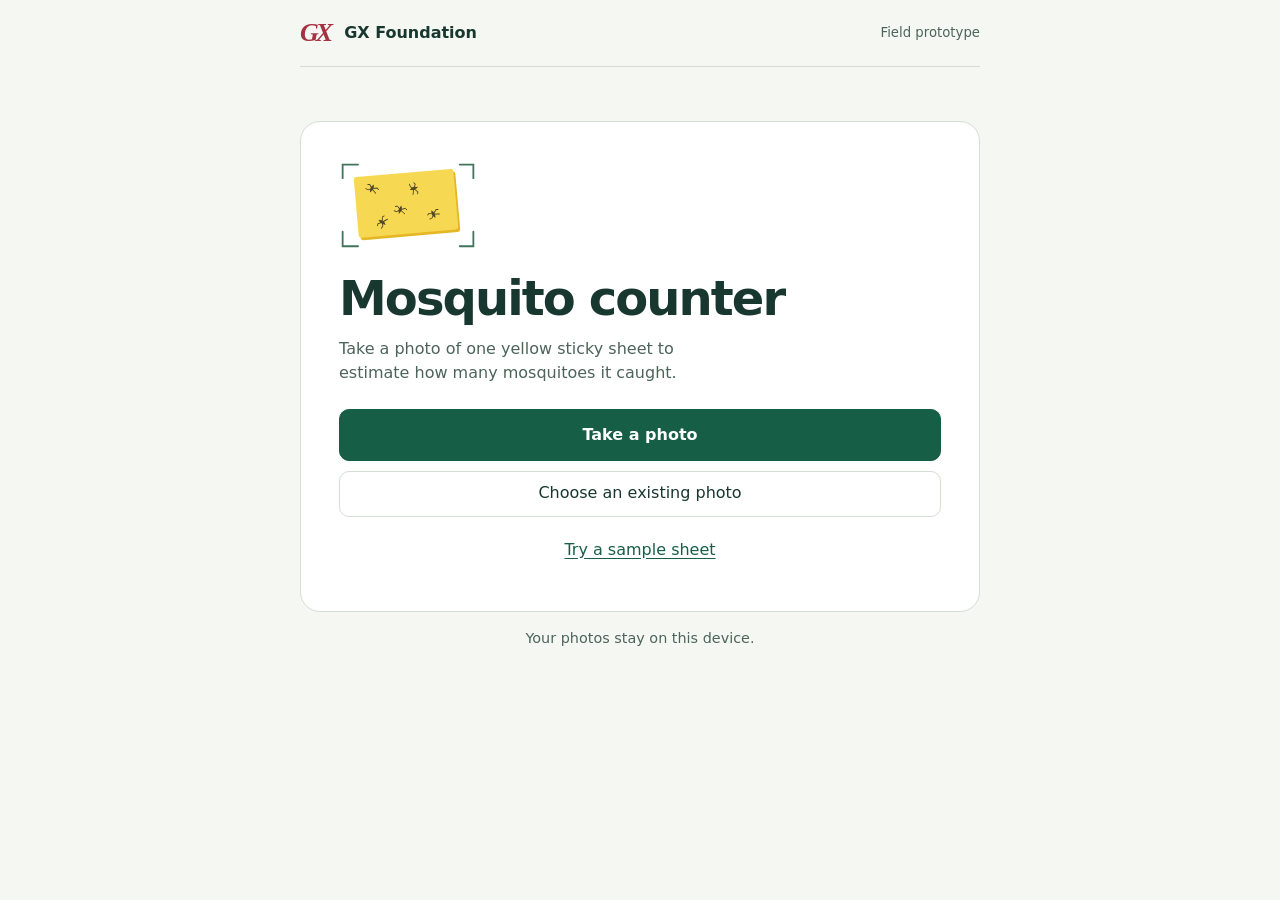
<file: tools/sticky-board-counter/index.html>
<!doctype html>
<html lang="en">
<head>
<meta charset="utf-8"><meta name="viewport" content="width=device-width,initial-scale=1">
<title>Board Counter · GX Foundation prototype</title>
<style>
:root{color-scheme:light;--ink:#18382f;--green:#175e46;--line:#d5ded4;--muted:#4c645a}
*{box-sizing:border-box}[hidden]{display:none!important}
body{margin:0;background:#f5f7f2;color:var(--ink);font:16px/1.5 "DM Sans",system-ui,sans-serif}
header,main{width:min(100% - 32px,680px);margin:auto}header{display:flex;align-items:center;gap:10px;padding:18px 0;border-bottom:1px solid var(--line);font-weight:650}.gx{font:bold italic 26px Georgia;color:#a33342;letter-spacing:-3px;padding-right:4px}header small{margin-left:auto;font-size:.83rem;color:var(--muted);font-weight:500}
main{padding:clamp(24px,6vh,64px) 0 40px}.card{padding:clamp(20px,5vw,38px);background:#fff;border:1px solid var(--line);border-radius:20px}
h1,h2,h3,p{margin:0}h1,h2{line-height:1.08;letter-spacing:-.04em}h1{font-size:clamp(2rem,6vw,3rem)}h2{font-size:1.45rem}h3{font-size:1rem}p{color:var(--muted)}
.lead{margin:12px 0 24px;max-width:35ch}.art{display:block;width:138px;height:auto;margin-bottom:22px}
button,.upload,select{font:inherit;min-height:46px;border:1px solid var(--line);border-radius:10px;padding:9px 16px;color:var(--ink);background:white;cursor:pointer}
button:hover,.upload:hover{background:#f1f5ed}button:disabled{opacity:.5;cursor:default}.primary{background:var(--green);border-color:var(--green);color:white;font-weight:650}.primary:hover{background:#124c39}
.heroactions{display:grid;gap:10px}.heroactions button,.heroactions label{text-align:center}.heroactions .primary{min-height:52px}.link{border:0;background:transparent;color:var(--green);text-decoration:underline;text-underline-offset:3px}
button:focus-visible,summary:focus-visible,select:focus-visible,.file:focus-visible+.upload{outline:3px solid #c48628;outline-offset:3px}.file{position:absolute;width:1px;height:1px;clip-path:inset(50%)}
.privacy,.meta,#details,#labels,#teachTotals{font-size:.9rem;color:var(--muted)}.privacy{text-align:center;margin-top:16px}.resulthead{display:flex;align-items:center;justify-content:space-between;gap:12px}.number{font-size:clamp(3.8rem,12vw,5.2rem);line-height:1;letter-spacing:-.06em;font-variant-numeric:tabular-nums;color:var(--green);font-weight:650}.estimate{margin:18px 0 5px}.meta{overflow-wrap:anywhere}.stage{margin:18px 0;border-radius:9px;overflow:hidden;background:#e5eadf}.viewer{overflow:auto;max-height:60vh;overscroll-behavior:contain}.viewer canvas{display:block;width:100%;height:auto;touch-action:pan-x pan-y pinch-zoom}
.actions{display:flex;gap:8px;flex-wrap:wrap}.actions>button{flex:0 1 auto}details{margin-top:16px;border-top:1px solid var(--line);padding-top:6px}summary{font-weight:650;cursor:pointer;min-height:44px;padding:10px 0}details p{margin:5px 0 12px}.field{display:block;font-weight:600;margin:12px 0 4px}select,input[type=range]{width:100%;accent-color:var(--green)}input[type=range]{height:30px}
.notice{margin:12px 0}.notice:empty{display:none}#teachBar{margin-top:12px}button[aria-pressed=true].teachBtn{background:var(--green);color:white}
dialog{width:min(94vw,540px);max-height:96dvh;border:0;border-radius:16px;padding:18px;color:var(--ink)}dialog::backdrop{background:#122920ca}dialog p{margin:8px 0}video{width:100%;max-height:55dvh;border-radius:9px;background:#1a2b24;object-fit:contain}
</style></head><body>
<header><span class="gx" aria-hidden="true">GX</span> GX Foundation <small>Field prototype</small></header>
<main><section id="home" class="card">
<svg class="art" viewBox="0 0 152 100" aria-hidden="true"><defs><g id="insect" fill="none" stroke="currentColor" stroke-width="1" stroke-linecap="round"><path d="m0 -4 0 8m0-4-4-3-2 1m6 2 5-3 2 1m-7 2-3 3-3 0m6-3 4 2 2 1"/><ellipse rx="1" ry="3" fill="currentColor"/></g></defs><g fill="none" stroke="#42745d" stroke-width="2" stroke-linecap="round"><path d="M4 20V5h17m112 0h15v15M4 79v16h17m112 0h15V79"/></g><g transform="rotate(-5 76 50)"><rect x="21" y="17" width="110" height="67" rx="3" fill="#e5b724"/><rect x="19" y="14" width="110" height="67" rx="3" fill="#f7d852"/><g color="#514926"><use href="#insect" transform="translate(38 28) rotate(30)"/><use href="#insect" transform="translate(84 32) rotate(76)"/><use href="#insect" transform="translate(67 54) rotate(21)"/><use href="#insect" transform="translate(103 62) rotate(-23)"/><use href="#insect" transform="translate(46 66) rotate(-51)"/></g></g></svg>
<h1>Mosquito counter</h1><p class="lead">Take a photo of one yellow sticky sheet to estimate how many mosquitoes it caught.</p>
<div class="heroactions"><button id="camera" class="primary">Take a photo</button><input class="file" id="photo" type="file" accept="image/*"><label class="upload" for="photo">Choose an existing photo</label><button class="link" id="demo">Try a sample sheet</button><button id="resume" hidden>Back to my estimate</button></div>
<input id="native" hidden type="file" accept="image/*" capture="environment"><button id="fallback" hidden>Use phone camera</button>
</section>
<section id="result" class="card" aria-label="Count result" hidden><div class="resulthead"><h2 tabindex="-1" id="resultTitle">Estimated mosquitoes</h2></div>
<div class="estimate"><output class="number" id="count" aria-live="polite">–</output></div><p id="name" class="meta"></p>
<div id="teachBar" hidden><div class="actions"><button id="switchLabel"></button><button id="endLabels">Finish labeling</button></div><small id="teachTotals"></small></div>
<div class="stage"><div class="viewer" id="viewer"><canvas id="board" aria-label="Sheet with a ring around each counted spot"></canvas></div></div>
<div class="actions"><button id="save" class="primary">Save marked photo</button><button id="newSheet">Count another sheet</button></div>
<details id="review"><summary>Review or correct the count</summary><p id="instruction"></p><div class="actions"><button id="zoom">Magnify 5×</button><button id="overlap">Add overlapping mosquito</button><button id="undo" disabled>Undo</button><button id="marks" aria-pressed="true">Hide marks</button></div><p id="details"></p>
<details id="settings"><summary>Counting settings</summary><button id="region">Select board area</button>
<label class="field" for="sensitivity">Sensitivity · <output id="level">3</output> / 5</label><input id="sensitivity" type="range" min="1" max="5" value="3">
<label class="field" for="polarity">Board color</label><select id="polarity"><option value="dark">Yellow or light</option><option value="light">Dark</option></select>
<div class="actions"><button id="detect">Recount</button></div><p>Recount replaces your edits. Undo brings them back.</p></details>
<details id="cal"><summary>Teach the counter</summary><p>Label six mosquitoes and six pieces of debris, then apply what the counter learned.</p><div class="actions"><button class="teachBtn" id="yes">Label mosquito</button><button class="teachBtn" id="no">Label debris</button></div><p id="labels"></p><div class="actions"><button id="train">Apply learning</button><button id="clear">Reset learning</button></div><p>Learning recounts this sheet. Calibration stays in this browser. Sample practice is separate.</p></details></details></section>
<p id="status" class="notice" role="status"></p><p class="privacy">Your photos stay on this device.</p></main>
<dialog id="capture" aria-labelledby="cameraTitle"><h2 id="cameraTitle">Frame the yellow sheet</h2><p>Keep all four corners in view.</p><video id="video" autoplay muted playsinline></video><p id="cameraState" role="status"></p><div class="actions"><button class="primary" id="shutter">Take photo &amp; count</button><button id="auto">Capture when steady</button><button id="cancel">Cancel</button></div></dialog>
<script>
'use strict';
const el=id=>document.getElementById(id);
const board=el('board'), ctx=board.getContext('2d');
const source=document.createElement('canvas'), src=source.getContext('2d',{willReadFrequently:true});
let area, points=[], baseline=0, snapshots=[], picking=false, first=null, showing=true, sequence=0, filename='Illustrated sample';
let raw=[], labelMode=null, boardLabels=new Map(), examples=[], network=null, sample=true, enlarged=false, addOverlap=false;
let demoLearning={examples:[],network:null};
const storageKey='gx-board-calibration-v1';
function loadLearning(){
 let state=demoLearning;
 if(!sample){try{state=JSON.parse(localStorage.getItem(storageKey))||{}}catch{state={}}}
 examples=Array.isArray(state.examples)?state.examples.slice():[];network=state.network||null;
}
function saveLearning(){
 const state={examples,network};
 if(sample){demoLearning=state;return}
 try{localStorage.setItem(storageKey,JSON.stringify(state))}catch{status('Calibration is available for this visit only.')}
}
function teachMode(mode){addOverlap=false;labelMode=mode;showing=true;picking=false;first=null;draw()}
el('switchLabel').onclick=()=>teachMode(labelMode==='yes'?'no':'yes');
el('endLabels').onclick=()=>{teachMode(null);el('cal').scrollIntoView({block:'center'})};
function updateTeaching(){
 const positives=examples.filter(e=>e.y===1).length, negatives=examples.length-positives;
 el('labels').textContent=positives+' mosquito · '+negatives+' debris'+(network?' · filter active':'');
 el('teachBar').hidden=!labelMode;
 el('switchLabel').textContent=labelMode==='yes'?'Switch to debris':'Switch to mosquito';
 el('teachTotals').textContent='Labeling '+(labelMode==='yes'?'mosquitoes':'debris')+' · '+el('labels').textContent;
 el('train').disabled=positives<6||negatives<6;
 el('clear').disabled=!examples.length&&!network;
 for(const id of ['yes','no'])el(id).setAttribute('aria-pressed',String(labelMode===id));
}
function nearestSpot(list,x,y,ratio){
 let best=null,dist=Infinity;
 for(const p of list){const d=Math.hypot(x-p.x,y-p.y);if(d<dist&&d<=Math.max(7*ratio,p.radius||0)){dist=d;best=p}}
 return best;
}
const spotKey=p=>p.x.toFixed(1)+','+p.y.toFixed(1);
function setZoom(on){enlarged=on;board.style.width=on?'500%':'100%';el('zoom').textContent=on?'Fit whole board':'Magnify 5×'}
el('zoom').onclick=()=>{setZoom(!enlarged);draw()};
function status(message){el('status').textContent=message}
function remember(){
 snapshots.push({area:{...area},points:points.slice(),baseline});
 if(snapshots.length>15)snapshots.shift();
}
function draw(){
 const w=board.width,h=board.height,scale=board.clientWidth||w;
 ctx.drawImage(source,0,0);
 if(area.x||area.y||area.w<w||area.h<h){
  ctx.fillStyle='rgba(15,31,27,.42)';ctx.beginPath();ctx.rect(0,0,w,h);ctx.rect(area.x,area.y,area.w,area.h);ctx.fill('evenodd');
 }
 const ring=Math.max(2,w/scale*2);
 if(showing){for(const p of points){
  ctx.beginPath();ctx.arc(p.x,p.y,Math.max(ring,p.radius||0),0,Math.PI*2);
  ctx.lineWidth=1.8*w/scale;ctx.strokeStyle='rgba(255,255,255,.9)';ctx.stroke();
  ctx.lineWidth=.9*w/scale;ctx.strokeStyle=p.manual?'#a5461c':'#007a60';ctx.stroke();
 }}
 if(first){ctx.fillStyle='#bc5424';ctx.beginPath();ctx.arc(first.x,first.y,ring,0,Math.PI*2);ctx.fill()}
 if(labelMode && showing){
  ctx.lineWidth=Math.max(1,w/scale);
  for(const p of raw){const label=boardLabels.get(spotKey(p));ctx.beginPath();ctx.arc(p.x,p.y,Math.max(ring,p.radius)+ctx.lineWidth,0,Math.PI*2);
   ctx.strokeStyle=label?(label.y?'#1447b5':'#bc3e15'):'#655c82';ctx.stroke()}
 }
 updateTeaching();
 el('count').textContent=points.length;el('details').textContent=baseline+' automatic · '+points.filter(p=>p.manual).length+' added · '+(baseline-points.filter(p=>!p.manual).length)+' removed';
 el('name').textContent=sample?'Sample sheet · 800 illustrated mosquitoes':filename;el('undo').disabled=!snapshots.length;
 el('marks').textContent=showing?'Hide marks':'Show marks';el('marks').setAttribute('aria-pressed',String(showing));
 el('region').textContent=picking?'Cancel selection':'Select board area';
 el('overlap').setAttribute('aria-pressed',String(addOverlap));
 el('overlap').textContent=addOverlap?'Cancel add':'Add overlapping mosquito';
 el('instruction').textContent=addOverlap?'Tap the second mosquito inside a shared ring to count it separately.':labelMode?'Tap a circled spot to label it as '+(labelMode==='yes'?'a mosquito.':'debris.')+' Tap the label button again to finish.':picking?(first?'Tap the opposite corner.':'Tap one corner of the board area.'):(showing?'Tap a ring to remove it. Tap a missed insect to add it.':'Marks are hidden. Show them to edit the count.');
}
function candidates(){
 const {x,y,w,h}=area, bytes=src.getImageData(x,y,w,h).data;
 const stride=w+1, sums=new Uint32Array(stride*(h+1)), gray=new Uint8Array(w*h), mask=new Uint8Array(w*h);
 for(let row=0;row<h;row++){
  let total=0;for(let col=0;col<w;col++){
   const i=row*w+col,k=i*4;gray[i]=(77*bytes[k]+150*bytes[k+1]+29*bytes[k+2])>>8;
   total+=gray[i];sums[(row+1)*stride+col+1]=total+sums[row*stride+col+1];
  }
 }
 const windowRadius=Math.max(5,Math.round(Math.min(w,h)*.018)), level=+el('sensitivity').value;
 const cutoff=[0,53,40,29,20,13][level], sign=el('polarity').value==='dark'?1:-1;
 for(let row=0;row<h;row++)for(let col=0;col<w;col++){
  const l=Math.max(0,col-windowRadius),r=Math.min(w,col+windowRadius+1),t=Math.max(0,row-windowRadius),b=Math.min(h,row+windowRadius+1);
  const mean=(sums[b*stride+r]-sums[t*stride+r]-sums[b*stride+l]+sums[t*stride+l])/((r-l)*(b-t));
  if(sign*(mean-gray[row*w+col])>cutoff)mask[row*w+col]=1;
 }
 const queue=new Int32Array(mask.length),found=[],minArea=Math.max(3,Math.round(w*h/300000)), maxArea=Math.max(80,w*h*.004);
 for(let i=0;i<mask.length;i++){
  if(!mask[i])continue;
  let head=0,tail=1,left=w,right=0,top=h,bottom=0;queue[0]=i;mask[i]=0;
  while(head<tail){
   const p=queue[head++],cy=Math.floor(p/w),cx=p-cy*w;
   left=Math.min(left,cx);right=Math.max(right,cx);top=Math.min(top,cy);bottom=Math.max(bottom,cy);
   for(let yy=Math.max(0,cy-1);yy<=Math.min(h-1,cy+1);yy++)for(let xx=Math.max(0,cx-1);xx<=Math.min(w-1,cx+1);xx++){
    const n=yy*w+xx;if(mask[n]){mask[n]=0;queue[tail++]=n}
   }
  }
  const bw=right-left+1,bh=bottom-top+1;
  if(tail>=minArea && tail<=maxArea && Math.max(bw,bh)<Math.max(30,Math.min(w,h)*.14) && Math.max(bw/bh,bh/bw)<13)
   {
    const l=Math.max(0,left-windowRadius),t=Math.max(0,top-windowRadius),r=Math.min(w,right+windowRadius+1),b=Math.min(h,bottom+windowRadius+1);
    const bg=(sums[b*stride+r]-sums[t*stride+r]-sums[b*stride+l]+sums[t*stride+l])/((r-l)*(b-t));
    found.push({pixels:queue.slice(0,tail),left,top,bw,bh,bg});
   }
 }
 const sizes=found.map(c=>c.pixels.length).sort((a,b)=>a-b);
 const typical=sizes[Math.floor(sizes.length/2)];
 const result=[];
 for(const part of found){
  const groups=found.length>=20 && part.pixels.length>=1.5*typical
   ? splitBodies(part,w,typical) : [part.pixels];
  for(const group of groups){
   let sx=0,sy=0,tone=0,l=w,r=0,t=h,b=0;
   for(const i of group){
    const cy=Math.floor(i/w),cx=i-cy*w;sx+=cx;sy+=cy;tone+=gray[i];
    l=Math.min(l,cx);r=Math.max(r,cx);t=Math.min(t,cy);b=Math.max(b,cy);
   }
   const n=group.length,bw=r-l+1,bh=b-t+1;
   result.push({x:x+sx/n,y:y+sy/n,radius:Math.max(bw,bh)*.56,
    f:[Math.log1p(n)/8,Math.log(Math.max(bw,bh)/Math.min(bw,bh))/2.6,n/(bw*bh),Math.abs(part.bg-tone/n)/255,Math.log1p(Math.max(bw,bh))/6]});
  }
 }
 return result;
}
// Thin contacts disappear when the silhouette is eroded. Use the remaining
// body centres to partition the original pixels and retain their measurements.
function splitBodies(part,width,typical){
 const {pixels,left,top,bw,bh}=part,stride=bw+2;
 let shape=new Uint8Array(stride*(bh+2));
 for(const i of pixels)shape[(Math.floor(i/width)-top+1)*stride+i%width-left+1]=1;
 const rounds=Math.max(1,Math.min(5,Math.round(Math.sqrt(typical)/7)));
 for(let k=0;k<rounds;k++){
  const next=new Uint8Array(shape.length);
  for(let i=stride+1;i<shape.length-stride-1;i++)if(shape[i]&&shape[i-1]&&shape[i+1]&&shape[i-stride]&&shape[i+stride])next[i]=1;
  shape=next;
 }
 const cores=[],offsets=[-1,1,-stride,stride,-stride-1,-stride+1,stride-1,stride+1];
 for(let i=0;i<shape.length;i++){
  if(!shape[i])continue;
  const stack=[i];shape[i]=0;let n=0,sx=0,sy=0;
  while(stack.length){
   const at=stack.pop();n++;sx+=at%stride;sy+=Math.floor(at/stride);
   for(const offset of offsets){const j=at+offset;if(shape[j]){shape[j]=0;stack.push(j)}}
  }
  if(n>=Math.max(3,typical*.025))cores.push({x:left+sx/n-1,y:top+sy/n-1,n});
 }
 const centres=[];
 for(const c of cores.sort((a,b)=>b.n-a.n)){
  if(centres.every(p=>Math.hypot(c.x-p.x,c.y-p.y)>Math.sqrt(typical)*.72))centres.push(c);
 }
 if(centres.length<2||centres.length>Math.ceil(pixels.length/typical*1.3))return [pixels];
 const groups=centres.map(()=>[]);
 for(const i of pixels){
  const cx=i%width,cy=Math.floor(i/width);let best=Infinity,at=0;
  centres.forEach((p,j)=>{const d=(cx-p.x)**2+(cy-p.y)**2;if(d<best){best=d;at=j}});
  groups[at].push(i);
 }
 return groups.every(g=>g.length>=typical*.24)?groups:[pixels];
}
function recount(){raw=candidates();applyFilter()}
function applyFilter(){
 addOverlap=false;points=raw.filter(p=>{const labeled=boardLabels.get(spotKey(p));return network?(labeled?labeled.y===1:predict(network,p.f).score>=.5):true});
 baseline=points.length;first=null;picking=false;showing=true;draw()}
function resultView(){
 el('home').hidden=true;el('result').hidden=false;window.scrollTo(0,0);
 el('resultTitle').focus({preventScroll:true});
}
el('newSheet').onclick=()=>{
 el('result').hidden=true;el('home').hidden=false;el('resume').hidden=false;status('');
 window.scrollTo(0,0);el('camera').focus({preventScroll:true});
};
el('resume').onclick=()=>{resultView();draw()};
el('review').ontoggle=()=>{
 if(el('review').open||!area)return;
 addOverlap=false;labelMode=null;picking=false;first=null;showing=true;setZoom(false);draw()
};
function reset(name,isSample=false){
 el('review').open=el('settings').open=el('cal').open=false;resultView();
 sample=isSample;boardLabels.clear();labelMode=null;loadLearning();setZoom(false);filename=name;board.width=source.width;board.height=source.height;area={x:0,y:0,w:source.width,h:source.height};
 snapshots=[];el('polarity').value='dark';el('sensitivity').value=3;el('level').textContent=3;recount()
}
function imageScale(w,h){
 // Keep fine silhouettes on long sheets while bounding phone memory use.
 return Math.min(1,3072/Math.max(w,h),Math.sqrt(5000000/(w*h)));
}
function demo(){
 sequence++;el('photo').value='';
 const w=2048,h=1448;source.width=w;source.height=h;
 const paper=src.createLinearGradient(0,0,w,h);
 paper.addColorStop(0,'#f6d53f');paper.addColorStop(.52,'#ffe45b');paper.addColorStop(1,'#edc535');
 src.fillStyle=paper;src.fillRect(0,0,w,h);
 let seed=405;const rand=()=>((seed=(Math.imul(seed,1664525)+1013904223)>>>0)/4294967296);
 for(let i=0;i<26000;i++){src.fillStyle=i%2?'#fffa8a28':'#b4860020';src.fillRect(rand()*w,rand()*h,2,2)}
 let previous;
 for(let i=0;i<800;i++){
  let x=20+rand()*(w-40),y=20+rand()*(h-40);
  if(i%29===1){x=previous.x+7;y=previous.y+5}
  previous={x,y};
  src.save();src.translate(x,y);src.rotate(rand()*Math.PI*2);
  const size=.64+rand()*.72;src.scale(size,size);
  src.strokeStyle='#534529';src.fillStyle='#393126';src.lineWidth=1.3;
  for(const side of [-1,1]){
   for(const offset of [-3,0,3]){src.beginPath();src.moveTo(0,offset);src.lineTo(side*5,offset-3);src.lineTo(side*9,offset+2);src.stroke()}
   src.beginPath();src.ellipse(side*3,1,2,6,-side*.5,0,Math.PI*2);src.stroke()
  }
  src.beginPath();src.ellipse(0,0,2,7,0,0,Math.PI*2);src.fill();src.restore()
 }
 reset('Illustrated yellow sheet',true);status('')
}
el('native').onchange=el('photo').onchange=async e=>{
 const file=e.target.files[0];if(!file)return;const token=++sequence,url=URL.createObjectURL(file);
 try{status('Reading photo…');const img=new Image();img.src=url;await img.decode();if(token!==sequence)return;
  const scale=imageScale(img.naturalWidth,img.naturalHeight);source.width=Math.max(1,Math.round(img.naturalWidth*scale));source.height=Math.max(1,Math.round(img.naturalHeight*scale));
  src.fillStyle='white';src.fillRect(0,0,source.width,source.height);src.drawImage(img,0,0,source.width,source.height);reset(file.name);status('')
 }catch{if(token===sequence)status('Could not read this photo. Try a JPEG or PNG.')}finally{URL.revokeObjectURL(url);if(token===sequence)e.target.value=''}
};
el('demo').onclick=demo;el('detect').onclick=()=>{remember();recount();status('Recounted the selected area.')};
el('sensitivity').oninput=e=>el('level').textContent=e.target.value;
el('marks').onclick=()=>{addOverlap=false;showing=!showing;draw()};
el('overlap').onclick=()=>{
  addOverlap=!addOverlap;showing=true;picking=false;first=null;labelMode=null;draw()
 };
el('region').onclick=()=>{addOverlap=false;labelMode=null;picking=!picking;first=null;draw()};
el('undo').onclick=()=>{const s=snapshots.pop();if(s){area=s.area;raw=candidates();points=s.points;baseline=s.baseline;first=null;picking=false;showing=true;draw()}};
board.onclick=e=>{
 if(!el('review').open)return;
 const box=board.getBoundingClientRect(),ratio=board.width/box.width,x=Math.min(board.width-1,Math.max(0,Math.floor((e.clientX-box.left)*ratio))),y=Math.min(board.height-1,Math.max(0,Math.floor((e.clientY-box.top)*board.height/box.height)));
 if(labelMode){
  const hit=nearestSpot(raw,x,y,ratio);if(!hit){status('Tap a circled candidate. Increase sensitivity to find fainter spots.');return}
  const key=spotKey(hit),old=boardLabels.get(key),yClass=Number(labelMode==='yes');
  if(old?.y===yClass)return;
  if(old)examples=examples.filter(e=>e!==old);
  const entry={f:hit.f,y:yClass};examples.push(entry);boardLabels.set(key,entry);saveLearning();draw();return
 }
 if(picking){
  if(!first){first={x,y};draw();return}
  const w=Math.abs(first.x-x)+1,h=Math.abs(first.y-y)+1;
  if(w<10||h<10){status('Select a larger rectangle.');return}
  remember();area={x:Math.min(first.x,x),y:Math.min(first.y,y),w,h};recount();status('Recounted inside your board area.');return
 }
 if(!showing||x<area.x||y<area.y||x>=area.x+area.w||y>=area.y+area.h)return;
 if(addOverlap){
  remember();points.push({x,y,manual:true});addOverlap=false;draw();return
 }
 let nearest=-1,best=Infinity;points.forEach((p,i)=>{const d=Math.hypot(x-p.x,y-p.y);if(d<=Math.max(9*ratio,p.radius||0)&&d<best){best=d;nearest=i}});
 remember();if(nearest>=0)points.splice(nearest,1);else points.push({x,y,manual:true});draw()
};
el('save').onclick=()=>{
 const oldMode=labelMode;labelMode=null;
 const was=showing;showing=true;first=null;picking=false;draw();
 const out=document.createElement('canvas');out.width=board.width;const pad=Math.max(55,Math.round(out.width*.065));out.height=board.height+pad;
 const c=out.getContext('2d');c.drawImage(board,0,0);c.fillStyle='#192f2d';c.fillRect(0,board.height,out.width,pad);
 c.fillStyle='white';c.font='bold '+Math.max(12,Math.round(pad*.33))+'px sans-serif';c.fillText(filename+' · Estimated count: '+points.length,12,board.height+pad*.6,out.width-24);
 showing=was;labelMode=oldMode;draw();out.toBlob(blob=>{if(!blob){status('Image could not be saved.');return}const url=URL.createObjectURL(blob),a=document.createElement('a');a.href=url;a.download='gx-board-count.png';a.click();setTimeout(()=>URL.revokeObjectURL(url),30000)},'image/png')
};
// Standardize five component features, then fit a six-unit tanh hidden layer.
function predict(net,f){
 const z=f.map((v,i)=>Math.max(-5,Math.min(5,(v-net.mean[i])/net.sd[i])));
 const hidden=net.a.map(row=>Math.tanh(row[5]+z.reduce((sum,x,i)=>sum+x*row[i],0)));
 const score=1/(1+Math.exp(-net.b[6]-hidden.reduce((sum,h,j)=>sum+h*net.b[j],0)));
 return {z,hidden,score};
}
function fit(rows){
 const groups=[rows.filter(e=>!e.y),rows.filter(e=>e.y)];
 const mean=Array.from({length:5},(_,i)=>rows.reduce((sum,r)=>sum+r.f[i],0)/rows.length);
 const sd=mean.map((m,i)=>Math.max(.035,Math.sqrt(rows.reduce((sum,r)=>sum+(r.f[i]-m)**2,0)/rows.length)));
 const net={mean,sd,a:Array.from({length:6},(_,j)=>Array.from({length:6},(_,i)=>.25*Math.sin((i+1)*(j+2)))),b:Array.from({length:7},(_,j)=>.2*Math.cos(j+1))};
 for(let t=0;t<2400;t++){
  const g=groups[t%2], row=g[Math.floor(t/2)%g.length],{z,hidden,score}=predict(net,row.f),err=score-row.y;
  for(let j=0;j<6;j++){
   const delta=err*net.b[j]*(1-hidden[j]**2);
   for(let i=0;i<5;i++)net.a[j][i]-=.035*delta*z[i];
   net.a[j][5]-=.035*delta;net.b[j]-=.035*err*hidden[j];
  }
  net.b[6]-=.035*err;
 }
 return net;
}
for(const id of ['yes','no'])el(id).onclick=()=>{teachMode(labelMode===id?null:id);if(labelMode)el('teachBar').scrollIntoView({block:'start'})};
el('cal').ontoggle=()=>{if(!el('cal').open&&labelMode)teachMode(null)};
el('train').onclick=()=>{network=fit(examples);saveLearning();snapshots=[];labelMode=null;applyFilter();status('Applied the learned filter. Check its rings against the board.')};
el('clear').onclick=()=>{examples=[];network=null;boardLabels.clear();snapshots=[];labelMode=null;saveLearning();applyFilter();status('Calibration cleared. Showing the original candidate count.')};
let stream=null,cameraSession=0,timer=0;
const dialog=el('capture'),video=el('video');
function stopCamera(){cameraSession++;clearInterval(timer);timer=0;stream?.getTracks().forEach(track=>track.stop());stream=null;video.srcObject=null}
function closeCamera(){stopCamera();if(dialog.open)dialog.close()}
dialog.onclose=stopCamera;el('cancel').onclick=closeCamera;
window.addEventListener('pagehide',closeCamera);
document.addEventListener('visibilitychange',()=>{if(document.hidden&&dialog.open)closeCamera()});
el('camera').onclick=async()=>{
 if(!navigator.mediaDevices?.getUserMedia||!dialog.showModal){el('native').click();return}
 const session=++cameraSession;dialog.showModal();el('cameraState').textContent='Opening rear camera…';el('shutter').disabled=el('auto').disabled=true;
 try{
  const feed=await navigator.mediaDevices.getUserMedia({audio:false,video:{facingMode:{ideal:'environment'},width:{ideal:3072},height:{ideal:2304}}});
  if(session!==cameraSession){feed.getTracks().forEach(t=>t.stop());return}
  stream=feed;video.srcObject=feed;await video.play();if(session!==cameraSession)return;
  el('shutter').disabled=el('auto').disabled=false;el('cameraState').textContent=''
 }catch{if(session===cameraSession){closeCamera();status('Live preview unavailable. Use your camera app and choose its photo here, or try the system camera.');el('fallback').hidden=false}}
};
el('fallback').onclick=()=>el('native').click();
function captureFrame(){
 if(!video.videoWidth||!video.videoHeight)return;
 ++sequence;const scale=imageScale(video.videoWidth,video.videoHeight);source.width=Math.round(video.videoWidth*scale);source.height=Math.round(video.videoHeight*scale);
 src.drawImage(video,0,0,source.width,source.height);closeCamera();reset('Camera capture');status('')
}
el('shutter').onclick=captureFrame;
el('auto').onclick=()=>{
 const thumb=document.createElement('canvas');thumb.width=48;thumb.height=36;const c=thumb.getContext('2d',{willReadFrequently:true});
 let prev=null,stable=0,attempts=0;el('auto').disabled=true;el('cameraState').textContent='Hold steady…';
 timer=setInterval(()=>{
  if(!video.videoWidth)return;
  c.drawImage(video,0,0,48,36);const now=c.getImageData(0,0,48,36).data;
  if(prev){let diff=0;for(let i=0;i<now.length;i+=4)diff+=Math.abs(now[i+1]-prev[i+1]);
   stable=diff/(48*36)<3.2?stable+1:0}
  prev=now;if(stable>=6){captureFrame();return}
  if(++attempts>=60){clearInterval(timer);timer=0;el('auto').disabled=false;el('cameraState').textContent='Still seeing movement. Capture manually or try again.'}
 },200)
};
window.addEventListener('resize',()=>{if(area)draw()});
</script></body></html>
</file>
<file: clubs/dgs-pocket-rain/style.css>
:root{
  --cream:#fff6ec;--paper:#fffaf3;--ink:#36426a;--soft:#6a7598;
  --blue:#8fa3ef;--blue-d:#6476d4;--sky:#cfe4fb;--lilac:#c7b5f3;--mint:#b6e6cf;--pink:#ffc4d3;--peach:#ffdcc2;--butter:#fff0b8;
  --round:"Fredoka","LXGW WenKai TC","PingFang TC",system-ui,sans-serif;
  --body:"Nunito","LXGW WenKai TC","PingFang TC","Microsoft JhengHei",system-ui,sans-serif;
  --hand:"Gochi Hand","LXGW WenKai TC",cursive;
  color:var(--ink);background:var(--cream);font-family:var(--body);
  -webkit-text-size-adjust:100%;
}
html:lang(zh-Hant){--round:"LXGW WenKai TC","Fredoka","PingFang TC",sans-serif;--body:"LXGW WenKai TC","Nunito","PingFang TC",sans-serif;--hand:"LXGW WenKai TC",cursive}
*{box-sizing:border-box}
html{scroll-behavior:smooth;overflow-x:clip}
body{margin:0;overflow-x:clip;min-height:100svh;
  background:
    radial-gradient(circle at 12% 8%,#ffe3ec 0 120px,transparent 340px),
    radial-gradient(circle at 92% 18%,#e2ecff 0 140px,transparent 380px),
    radial-gradient(circle at 80% 70%,#e5f7ee 0 120px,transparent 360px),
    radial-gradient(circle at 8% 88%,#efe6ff 0 120px,transparent 360px),
    var(--cream);background-attachment:fixed}
body:before{content:"";position:fixed;inset:0;pointer-events:none;z-index:50;opacity:.05;mix-blend-mode:multiply;
  background-image:url("data:image/svg+xml,%3Csvg viewBox='0 0 140 140' xmlns='http://www.w3.org/2000/svg'%3E%3Cfilter id='n'%3E%3CfeTurbulence type='fractalNoise' baseFrequency='.8' numOctaves='3' stitchTiles='stitch'/%3E%3C/filter%3E%3Crect width='100%25' height='100%25' filter='url(%23n)'/%3E%3C/svg%3E")}
button,a,input{font:inherit;color:inherit}
button{cursor:pointer;border:0;background:none;padding:0;-webkit-tap-highlight-color:transparent}
:focus-visible{outline:3px dashed var(--blue-d);outline-offset:5px;border-radius:12px}
[hidden]{display:none!important}
em{font-style:normal;color:var(--blue-d)}
img{max-width:100%}

/* ---------- header + yarn progress ---------- */
.yarnbar{position:fixed;left:0;right:0;top:0;height:16px;z-index:40;pointer-events:none}
.yarnbar svg{width:100%;height:14px;display:block}
.yarn-bg{fill:none;stroke:#eadff3;stroke-width:3;stroke-dasharray:5 4}
.yarn-fg{fill:none;stroke:var(--blue);stroke-width:4;stroke-linecap:round;stroke-dasharray:1;stroke-dashoffset:calc(1 - var(--p,0))}
.rider{position:absolute;top:-2px;left:calc(var(--p,0) * 100%);width:24px;height:28px;transform:translateX(-50%) rotate(calc(var(--tilt,0) * 1deg));transition:transform .2s}
.rider svg{width:100%;height:100%;overflow:visible}
.top{position:sticky;top:0;z-index:30;display:flex;align-items:center;justify-content:space-between;gap:10px;padding:20px max(16px,4vw) 10px;
  background:linear-gradient(var(--cream) 55%,#fff6ec00)}
.club{font:600 14px var(--round);text-decoration:none;color:var(--soft);letter-spacing:.02em}
.top nav{display:flex;gap:8px}
.pill{min-height:38px;min-width:38px;padding:4px 14px;border-radius:999px;background:#fff;box-shadow:0 2px 0 #e4dcef,0 4px 14px #b9a8de2a;font:600 14px var(--round);color:var(--ink);transition:transform .15s}
.pill:hover{transform:translateY(-2px) rotate(-2deg)}
.pill:active{transform:scale(.92)}
#bagBtn b{display:inline-grid;place-items:center;min-width:22px;height:22px;border-radius:99px;background:var(--pink);font-size:12px;margin-left:2px}
#bagBtn.bump{animation:bump .5s}
#soundBtn[aria-pressed=false] .ico{opacity:.35;text-decoration:line-through}
@keyframes bump{30%{transform:scale(1.25) rotate(-6deg)}60%{transform:scale(.92)}}

main{max-width:1080px;margin:0 auto;padding:0 16px}

/* ---------- shared bits ---------- */
.chapter{position:relative;text-align:center;padding:clamp(70px,11vw,130px) 0}
.chip{display:inline-block;margin:0 0 16px;padding:6px 14px 5px;border-radius:999px;background:#fff;border:2px dashed #d9cdef;font:500 13px var(--round);letter-spacing:.06em;color:var(--soft);transform:rotate(-1.5deg)}
h2{font:600 clamp(28px,4.6vw,48px)/1.18 var(--round);letter-spacing:-.01em;margin:0 auto 18px;max-width:18em;text-wrap:balance}
html:lang(zh-Hant) h2{font-weight:700;letter-spacing:.02em}
.say{font-size:clamp(17px,2.1vw,20px);line-height:1.65;max-width:34em;margin:14px auto;text-wrap:pretty}
.say.small{font-size:16px;max-width:30em}
.say.soft{color:var(--soft)}
.say b{font-family:var(--round);font-weight:600;background:linear-gradient(transparent 60%,var(--butter) 0);padding:0 2px}
.bigbtn{position:relative;display:inline-flex;align-items:center;justify-content:center;gap:8px;min-height:54px;padding:12px 26px;border-radius:999px;background:var(--blue-d);color:#fff;font:600 18px var(--round);box-shadow:0 5px 0 #4757ad,0 10px 26px #6476d455;transition:transform .12s,box-shadow .12s;user-select:none;-webkit-user-select:none;touch-action:manipulation}
.bigbtn:hover{transform:translateY(-2px)}
.bigbtn:active{transform:translateY(4px);box-shadow:0 1px 0 #4757ad,0 4px 10px #6476d433}
.painting{margin:28px auto;max-width:820px;border-radius:32px;overflow:hidden;background:#fff;padding:10px;box-shadow:0 2px 0 #ece3f3,0 18px 50px #a495c827;transform:rotate(-.6deg)}
.painting img{display:block;width:100%;height:auto;border-radius:24px}
.painting.stall{max-width:640px;transform:rotate(1deg)}
.sceneopt{display:block;margin:20px auto;max-width:min(720px,100%);border-radius:28px;box-shadow:0 14px 40px #a495c822}
.sceneopt.wide{max-width:min(820px,100%)}
.sticker{position:absolute;width:clamp(80px,12vw,130px);height:auto;pointer-events:none;filter:drop-shadow(0 6px 10px #9b8bc233);animation:floaty 5s ease-in-out infinite}
.st-umbrella{right:2%;top:60px;rotate:10deg}
.st-flower{left:1%;top:70px;rotate:-12deg}
.st-yarn{right:3%;top:50px}
@keyframes floaty{50%{translate:0 -10px}}

/* ---------- Pip (the plush) ---------- */
.plush{display:block;position:relative;touch-action:none;user-select:none;-webkit-user-select:none;cursor:grab}
.plush:active{cursor:grabbing}
.plush svg,[data-pip] svg{display:block;width:100%;height:100%;overflow:visible}
.pip .eyes-closed{opacity:0}
.pip.squint .eyes-open{opacity:0}
.pip.squint .eyes-closed{opacity:1}
.pip .lids{transform-box:fill-box;transform-origin:center;transform:scaleY(1);transition:transform .07s}
.pip.blink .lids{transform:scaleY(.08)}
.pip .blush{transition:opacity .3s,transform .3s;transform-box:fill-box;transform-origin:center}
.pip.flush .blush{opacity:1!important;transform:scale(1.25)}
.pip .mouth-o{opacity:0}
.pip.surprised .mouth-o{opacity:1}
.pip.surprised .mouth-w{opacity:0}
.fx{position:absolute;pointer-events:none;z-index:5;font-size:22px;left:0;top:0;animation:fxup 1.1s ease-out forwards}
@keyframes fxup{0%{opacity:0;transform:translate(-50%,-50%) scale(.4)}15%{opacity:1}100%{opacity:0;transform:translate(calc(-50% + var(--dx,0px)),calc(-50% - 90px)) scale(1.1) rotate(var(--rot,0deg))}}

/* ---------- hello ---------- */
.hello{position:relative;text-align:center;padding:10px 0 60px;min-height:calc(100svh - 70px);display:flex;flex-direction:column;align-items:center;justify-content:center}
.kicker{font:500 14px var(--round);color:var(--soft);margin:0 0 4px;letter-spacing:.03em}
.title{font:700 clamp(64px,13vw,150px)/.95 var(--round);margin:4px 0 0;letter-spacing:-.03em;color:var(--blue-d);
  text-shadow:0 3px 0 #fff,0 6px 0 #dcd2f5,0 14px 30px #a693e033}
.title span{display:inline-block}
html:lang(zh-Hant) .title{font-size:clamp(52px,10vw,110px);letter-spacing:.04em}
.stage{position:relative;width:min(360px,74vw);margin:18px auto 0;padding-top:64px}
.plush.big{width:100%;aspect-ratio:200/232;margin:0 auto;z-index:2}
.puddle{position:absolute;left:8%;right:8%;bottom:30px;height:34px;border-radius:50%;background:radial-gradient(closest-side,#bcd5fbcc,#cfe4fb88 60%,transparent);z-index:1;transform:scaleX(var(--pud,1));transition:transform .25s}
.bubble{position:absolute;z-index:4;left:50%;top:0;transform:translateX(-50%);min-width:180px;max-width:min(320px,86vw);padding:11px 18px;border-radius:22px;background:#fff;box-shadow:0 3px 0 #e7def3,0 10px 30px #9e8fd025;font:500 16px/1.35 var(--round);animation:pop .4s cubic-bezier(.3,1.6,.5,1)}
.bubble:after{content:"";position:absolute;left:50%;bottom:-9px;width:18px;height:18px;background:#fff;transform:translateX(-50%) rotate(45deg);border-radius:3px;box-shadow:3px 3px 0 #e7def3}
.bubble.again{animation:none}
.bubble.again2{animation:pop .4s cubic-bezier(.3,1.6,.5,1)}
@keyframes pop{0%{transform:translateX(-50%) scale(.6);opacity:0}100%{transform:translateX(-50%) scale(1);opacity:1}}
.hint{font:20px var(--hand);color:var(--soft);margin:2px 0 0;position:relative;z-index:3}
.hint .hand{display:inline-block;animation:tap 1.4s ease-in-out infinite}
@keyframes tap{50%{transform:translateY(-5px) rotate(-10deg)}}
.lede{font:500 clamp(20px,2.6vw,26px)/1.45 var(--round);margin:22px 16px 0}
.follow{margin-top:20px;font:22px var(--hand);text-decoration:none;color:var(--blue-d)}
.bob{display:inline-block;animation:bob 1.6s ease-in-out infinite}
@keyframes bob{50%{transform:translateY(6px)}}
.sparkles i{position:absolute;color:#f6b9cb;font-style:normal;animation:twinkle 3s ease-in-out infinite;pointer-events:none}
@keyframes twinkle{0%,100%{opacity:.2;transform:scale(.7)}50%{opacity:1;transform:scale(1.1) rotate(20deg)}}

/* ---------- cups ---------- */
.cuprow{display:flex;justify-content:center;gap:clamp(20px,6vw,60px);margin:26px 0 10px}
.papercup{position:relative;width:clamp(120px,22vw,170px);transition:transform .25s cubic-bezier(.3,1.6,.5,1)}
.papercup svg{width:100%;height:auto;display:block;filter:drop-shadow(0 10px 12px #a8835a22)}
.papercup:hover{transform:translateY(-8px) rotate(-3deg)}
.papercup:nth-child(2):hover{transform:translateY(-8px) rotate(3deg)}
.cuplabel{position:absolute;left:20%;right:20%;top:46%;font:clamp(17px,4.4vw,22px)/1 var(--hand);color:#6b4e35}
html:lang(zh-Hant) .cuplabel{font:700 18px/1 var(--round)}
.papercup.picked{transform:translateY(-14px) scale(1.08) rotate(-4deg)}
.papercup.picked:after{content:"♡";position:absolute;top:-30px;left:50%;transform:translateX(-50%);font-size:28px;color:#f08aa8;animation:pop2 .5s}
.papercup.dim{opacity:.55;transform:scale(.94)}
@keyframes pop2{from{transform:translateX(-50%) scale(0)}}
.answer{display:flex;gap:14px;align-items:center;max-width:560px;margin:24px auto 0;padding:16px 20px;background:#fff;border-radius:26px;box-shadow:0 3px 0 #ebe2f4,0 14px 36px #9f8fd022;text-align:left;animation:rise .5s ease-out}
.answer p{margin:0;font-size:17px;line-height:1.55}
.mini{flex:none;width:54px;height:62px}
@keyframes rise{from{opacity:0;transform:translateY(16px)}}

/* ---------- rain ---------- */
.rainbox{position:relative;max-width:860px;margin:30px auto 10px;padding-top:60px}
.rainbox .scenery{display:block;width:100%;height:auto;border-radius:32px;mask-image:radial-gradient(ellipse at 50% 55%,#000 58%,transparent 76%)}
.cloud{position:absolute;top:0;width:clamp(86px,14vw,130px);z-index:3;animation:drift 6s ease-in-out infinite;transition:transform .15s}
.cloud svg{width:100%;height:auto;display:block;filter:drop-shadow(0 6px 10px #9fb5e033)}
.cloud.c1{left:12%}.cloud.c2{left:43%;top:-14px;animation-delay:-2s}.cloud.c3{right:10%;animation-delay:-4s}
.cloud:active{transform:scale(.9,.82)}
.cloud.squish{animation:cloudsquish .35s}
@keyframes drift{50%{translate:10px 4px}}
@keyframes cloudsquish{40%{transform:scale(1.15,.8)}}
.rdrop{position:absolute;width:12px;height:16px;z-index:2;pointer-events:none;background:#8ec0ee;border-radius:50% 50% 50% 50%/62% 62% 38% 38%;clip-path:path("M6 0C5 5 0 8 0 11a6 5 0 0012 0C12 8 7 5 6 0Z");animation:fall var(--t,1s) cubic-bezier(.5,0,1,1) forwards}
@keyframes fall{from{transform:translateY(0)}to{transform:translateY(var(--fall,300px))}}
.splash{position:absolute;width:30px;height:10px;margin-left:-9px;border:2px solid #9cc7f0;border-radius:50%;pointer-events:none;animation:splash .6s ease-out forwards}
@keyframes splash{from{transform:scale(.2);opacity:1}to{transform:scale(1.6);opacity:0}}
.raincount{font:20px var(--hand);color:var(--soft);margin:12px 0 0}
.raincount b{font:600 20px var(--round);color:var(--blue-d)}

/* ---------- journey ---------- */
.journey{position:relative;height:300svh}
.sticky{position:sticky;top:0;height:100svh;display:flex;flex-direction:column;align-items:center;justify-content:center;text-align:center;padding:60px 0 20px}
.jhead{font-size:clamp(24px,3.6vw,38px);margin-bottom:10px}
.mapwrap{position:relative;width:min(560px,92vw,calc((100svh - 260px) * 4 / 3));aspect-ratio:4/3}
.map{width:100%;height:100%;display:block;filter:drop-shadow(0 14px 30px #9eb6df33)}
.map .land{fill:#d9efd9;stroke:#a9d1ad;stroke-width:2}
.map .land.soft{fill:#e4f1e2;stroke:none;opacity:.7}
.map .land.timor{fill:#ffe1b8;stroke:#e9b77c}
.route{fill:none;stroke:var(--blue-d);stroke-width:3.5;stroke-linecap:round;stroke-dasharray:1;stroke-dashoffset:calc(1 - var(--jp,0))}
.pin circle{fill:#f08aa8}
.pin .ring{fill:none;stroke:#f08aa8;stroke-width:2;transform-box:fill-box;transform-origin:center;animation:ping 1.8s ease-out infinite}
.pin.tl circle{fill:#f5a24e}.pin.tl .ring{stroke:#f5a24e}
@keyframes ping{from{transform:scale(.5);opacity:1}to{transform:scale(1.8);opacity:0}}
.maplabel{font:600 14px var(--round);fill:var(--ink)}
.traveller{position:absolute;width:44px;height:52px;left:calc(var(--tx,42) * 1%);top:calc(var(--ty,10) * 1%);transform:translate(-50%,-80%) rotate(calc(var(--tr,0) * 1deg));pointer-events:none}
.jnote{min-height:2.6em;font:21px var(--hand);color:var(--soft);margin:12px 16px 0;max-width:26em}

/* ---------- murky ---------- */
.factcard{display:inline-flex;align-items:center;gap:18px;margin:12px auto 6px;padding:16px 26px;border-radius:28px;background:#fff;box-shadow:0 3px 0 #ebe2f4,0 14px 36px #9f8fd01f;text-align:left;max-width:560px}
.factcard .big{font:700 54px/1 var(--round);color:#c98a52}
.factcard p{margin:0;line-height:1.5}
.jarzone{margin-top:24px;display:flex;flex-direction:column;align-items:center;gap:16px}
.jar{position:relative;width:min(220px,56vw)}
.jar svg{width:100%;height:auto;display:block}
.jarwater path{fill:#c9b07e;transition:fill 1.6s ease}
.jarwater{animation:slosh 3s ease-in-out infinite;transform-box:fill-box}
@keyframes slosh{50%{transform:translateX(-50px)}}
.specks circle{fill:#8a6a3e;opacity:.7;transition:transform 1.6s cubic-bezier(.4,0,.2,1),opacity 1.4s;transform-box:fill-box}
.specks circle:nth-child(odd){animation:float1 3.4s ease-in-out infinite}
.specks circle:nth-child(even){animation:float1 4.2s ease-in-out infinite reverse}
@keyframes float1{50%{translate:4px -6px}}
.jar.clean .jarwater path{fill:#bfe2fb}
.jar.clean .specks circle{opacity:0;transform:translateY(160px) scale(.2)}
.jarsparkle{position:absolute;right:8%;top:28%;font-size:30px;color:#fff;text-shadow:0 0 12px #8ec0ee;opacity:0;transform:scale(.3)}
.jar.clean .jarsparkle{animation:shine 1.4s .9s ease-out forwards}
@keyframes shine{50%{opacity:1;transform:scale(1.3) rotate(30deg)}100%{opacity:.9;transform:scale(1)}}
.jar.shake{animation:jshake .5s}
@keyframes jshake{25%{transform:rotate(-6deg)}75%{transform:rotate(6deg)}}

/* ---------- cup fill ---------- */
.fillzone{display:flex;flex-direction:column;align-items:center;gap:16px;margin-top:10px}
.glass{position:relative;width:min(150px,40vw);padding-top:40px}
.glass svg{width:100%;height:auto;display:block}
.level{transform:translateY(calc(160px - var(--fill,0) * 140px))}
.wv{fill:#9ccff5;animation:wave 1.4s linear infinite}
@keyframes wave{to{transform:translateX(60px)}}
.stream{position:absolute;left:50%;top:0;width:12px;margin-left:-6px;height:calc(40px + (1 - var(--fill,0)) * 120px + 18px);border-radius:8px;background:repeating-linear-gradient(180deg,#9ccff5 0 12px,#b9defa 12px 20px);background-size:100% 20px;opacity:0;transition:opacity .15s;animation:pour .35s linear infinite}
.glass.pouring .stream{opacity:1}
@keyframes pour{to{background-position:0 20px}}
.glass.full{animation:cheer .7s cubic-bezier(.3,1.6,.5,1)}
@keyframes cheer{40%{transform:scale(1.12) rotate(-4deg)}}
.bigbtn.hold{overflow:hidden;min-width:min(330px,88vw)}
.fillbar{position:absolute;inset:0;width:calc(var(--fill,0) * 100%);background:#ffffff33;pointer-events:none}
.bigbtn .lbl{position:relative}

/* ---------- hundred ---------- */
.dropgrid{display:grid;grid-template-columns:repeat(10,1fr);gap:clamp(4px,1.2vw,10px);width:min(520px,94%);margin:26px auto 10px;touch-action:none;user-select:none;-webkit-user-select:none;padding:16px;border-radius:30px;background:#fff;box-shadow:0 3px 0 #ebe2f4,0 14px 36px #9f8fd01c}
.dropgrid i{aspect-ratio:3/4;display:block;background:#e6e2f0;
  -webkit-mask:url("data:image/svg+xml,%3Csvg xmlns='http://www.w3.org/2000/svg' viewBox='0 0 30 40'%3E%3Cpath d='M15 1C13 12 2 18 2 27a13 12 0 0026 0C28 18 17 12 15 1Z'/%3E%3C/svg%3E") center/contain no-repeat;
  mask:url("data:image/svg+xml,%3Csvg xmlns='http://www.w3.org/2000/svg' viewBox='0 0 30 40'%3E%3Cpath d='M15 1C13 12 2 18 2 27a13 12 0 0026 0C28 18 17 12 15 1Z'/%3E%3C/svg%3E") center/contain no-repeat;
  transition:background .3s,transform .4s cubic-bezier(.3,1.8,.5,1);cursor:pointer}
.dropgrid i.lit{background:var(--c,#8fa3ef);transform:scale(1.12)}
.dropgrid i.lit.settle{transform:scale(1)}
.dropgrid.done{animation:gridjoy .8s}
@keyframes gridjoy{30%{transform:scale(1.04) rotate(-1deg)}60%{transform:scale(.99) rotate(1deg)}}
.tally{font:600 20px var(--round);margin:4px 0}
.tally b{color:var(--blue-d);font-size:26px}
.linkbtn{font:18px var(--hand);color:var(--soft);text-decoration:underline wavy #cdbff0;text-underline-offset:5px;margin-left:8px;min-height:40px}
.stats{display:grid;grid-template-columns:repeat(3,1fr);gap:16px;margin:34px auto 10px;max-width:860px}
.stat{padding:22px 14px;border-radius:30px;background:#fff;box-shadow:0 3px 0 #ebe2f4,0 14px 36px #9f8fd01c;transform:rotate(var(--r,0deg));transition:transform .3s}
.stat:hover{transform:rotate(0) translateY(-6px)}
.s1{--r:-1.5deg;background:#eef6ff}.s2{--r:1deg;background:#fff6e2}.s3{--r:-.5deg;background:#effaf3}
.stat .emoji{font-size:34px;display:block}
.stat b{display:block;font:700 clamp(28px,4vw,40px)/1.1 var(--round);color:var(--ink);margin:6px 0;font-variant-numeric:tabular-nums}
.stat p{margin:0;font-size:15px;line-height:1.4;color:var(--soft)}
.where{font-size:17px;max-width:32em;margin:22px auto 6px;line-height:1.6}
.source{font-size:14px;color:var(--soft)}
.source a{color:var(--blue-d)}

/* ---------- why ---------- */
.why .say em{font-family:var(--hand);font-size:1.15em}

/* ---------- adopt ---------- */
.adoptgrid{display:grid;grid-template-columns:1fr 1fr;gap:clamp(20px,5vw,60px);align-items:center;max-width:860px;margin:24px auto 0}
.bagstage{position:relative;width:min(300px,70vw);margin:0 auto;aspect-ratio:260/300}
.bagsvg{width:100%;height:100%;display:block;filter:drop-shadow(0 16px 24px #3d508933)}
.bagstage.wiggle .bagsvg{animation:bagwig .5s}
@keyframes bagwig{30%{transform:rotate(-3deg)}70%{transform:rotate(2deg)}}
.dangle{position:absolute;left:76%;top:38%;width:84px;transform-origin:50% 0;transform:rotate(calc(var(--sw,0) * 1deg));cursor:pointer;touch-action:none}
.chain{display:block;margin:0 auto;width:4px;height:26px;background:repeating-linear-gradient(#c8ccd8 0 5px,#9da3b5 5px 7px);border-radius:2px}
.dangle [data-pip]{display:block;width:84px;height:98px;margin-top:-6px}
.dangle.hop{animation:hop .7s cubic-bezier(.3,1.5,.5,1)}
@keyframes hop{0%{transform:translateY(-140px) scale(.6) rotate(-30deg);opacity:0}100%{transform:none}}
.picker{text-align:left;display:flex;flex-direction:column;gap:10px}
.pk{font:20px var(--hand);color:var(--soft);margin:6px 0 0}
.swatches{display:flex;gap:10px;flex-wrap:wrap}
.sw{display:flex;align-items:center;gap:8px;padding:6px 14px 6px 6px;border-radius:999px;background:#fff;box-shadow:0 2px 0 #e7def3;font:500 15px var(--round);transition:transform .2s}
.sw:before{content:"";width:30px;height:30px;border-radius:50%;background:radial-gradient(circle at 35% 30%,#fff9 0 18%,transparent 40%),var(--c);box-shadow:inset 0 -3px 0 #0000001a}
.sw[aria-checked=true]{box-shadow:0 0 0 3px var(--c),0 4px 0 #e7def3;transform:translateY(-2px)}
#pipName{border:2px dashed #d3c6ee;border-radius:16px;padding:11px 16px;background:#fff;font:600 18px var(--round);width:min(260px,100%);color:var(--ink)}
#pipName:focus{outline:none;border-color:var(--blue-d)}
.adoptbtn{align-self:flex-start;margin-top:8px}
.fine{font-size:13px;color:var(--soft);margin:2px 0 0;line-height:1.5}

/* ---------- ending ---------- */
.ending{text-align:center;padding:60px 0 90px}
.endline{font:600 clamp(24px,3.6vw,38px)/1.35 var(--round);max-width:18em;margin:0 auto 24px;text-wrap:balance}
.plush.small{width:110px;height:128px;margin:0 auto}
.sign{font:24px var(--hand);color:var(--blue-d);margin:16px 0 4px}
.credits{font-size:14px;color:var(--soft)}
.credits a{color:var(--blue-d)}

/* ---------- bag drawer ---------- */
dialog{width:min(420px,92vw);max-height:86svh;padding:26px 24px;border:0;border-radius:30px;color:var(--ink);background:var(--paper);box-shadow:0 20px 70px #36426a33}
dialog[open]{animation:dpop .35s cubic-bezier(.3,1.5,.5,1)}
@keyframes dpop{from{transform:scale(.85);opacity:0}}
dialog::backdrop{background:#3b3f6a44;backdrop-filter:blur(3px)}
.close{position:absolute;right:14px;top:10px;font-size:30px;width:44px;height:44px;border-radius:50%}
dialog h2{font-size:28px;margin:0 0 12px;text-align:left}
.bagrow{display:flex;align-items:center;gap:12px;padding:10px 0;border-bottom:2px dashed #eadff3}
.bagrow .mini{width:42px;height:48px}
.bagrow div{flex:1}
.bagrow strong{font:600 17px var(--round)}
.bagrow small{display:block;color:var(--soft)}
.bagrow .rm{width:36px;height:36px;border-radius:50%;background:#fff;box-shadow:0 2px 0 #e7def3;font-size:18px}
.subtotal{display:flex;justify-content:space-between;padding:14px 0 4px;font:600 18px var(--round)}
dialog p{line-height:1.55;font-size:15px}
.bagbtns{display:flex;gap:10px;flex-wrap:wrap;margin-top:12px}
.bagbtns .bigbtn{font-size:16px;min-height:46px;padding:10px 20px}
.ghost{background:#fff;color:var(--blue-d);box-shadow:0 3px 0 #e1d8ef}

/* ---------- cinematic reveal ---------- */

/* ---------- small screens ---------- */
@media (max-width:720px){
  .top{padding-top:18px}
  .club{font-size:12px}
  .pill{padding:4px 11px;font-size:13px}
  .stats{grid-template-columns:1fr;max-width:340px}
  .adoptgrid{grid-template-columns:1fr}
  .picker{align-items:center;text-align:center}
  .adoptbtn{align-self:center}
  .factcard{flex-direction:column;text-align:center;gap:6px}
  .answer{flex-direction:column;text-align:center}
  .sticker{width:72px}
  .st-umbrella{top:20px}.st-flower{top:30px}
  .stage{padding-top:76px}
}

/* ---------- reduced motion ---------- */
@media (prefers-reduced-motion:reduce){
  html{scroll-behavior:auto}
  *,*:before,*:after{animation:none!important;transition:none!important}
  .rv{opacity:1!important;translate:none!important;scale:none!important}
  .journey{height:auto}
  .sticky{position:relative;height:auto;padding:80px 0}
  .traveller{display:none}
  .route{stroke-dashoffset:0}
}

/* ================= watercolor art slots =================
   Every <img class="art" data-art="file"> stays hidden until assets/<file> loads.
   Then its parent gets .has-art and the vector fallback steps aside. See ASSETS.md. */
.art{display:none}
.art.on{display:block}
html.art-paper body{background:url(assets/paper-texture.webp) center/900px repeat,var(--cream)}
.wash.on{position:absolute;inset:-40px -16px auto;width:calc(100% + 32px);height:auto;max-height:110%;object-fit:cover;z-index:-1;opacity:.95;pointer-events:none;mask-image:linear-gradient(#000 60%,transparent)}
.hello{isolation:isolate}
.papercup .art.on{width:100%;height:auto;filter:drop-shadow(0 10px 12px #a8835a22)}
.papercup.has-art svg{display:none}
.cloud .art.on{width:100%;height:auto;filter:drop-shadow(0 6px 10px #9fb5e033)}
.cloud.has-art svg{display:none}
.mapart.on{position:absolute;inset:0;width:100%;height:100%;object-fit:cover;border-radius:26px}
.mapwrap.has-art .mapbase{display:none}
.mapwrap.has-art .map{filter:none}
.mapwrap.has-art .route{stroke:#f08aa8;stroke-width:3.5;opacity:.9}
.mapwrap.has-art .maplabel{paint-order:stroke;stroke:#fffaf3;stroke-width:4px}
.jar .art.on{width:100%;height:auto;transition:opacity 1.4s ease}
.jar.has-art svg{display:none}
.jar .clearart.on{position:absolute;inset:0;opacity:0}
.jar.has-art.clean .clearart{opacity:1}
.jar.has-art.clean .murkyart{opacity:0}
.glass .art.on{width:100%;height:auto}
.glass .fullart.on{position:absolute;left:0;right:0;bottom:0;clip-path:inset(calc((1 - var(--fill,0)) * 100%) 0 0 0)}
.glass.has-art svg{display:none}
.stat.has-art .emoji{display:none}
.stat .icon.on{width:84px;height:84px;object-fit:contain;margin:-6px auto 0}
.bagstage .bagart.on{width:100%;height:100%;object-fit:contain;filter:drop-shadow(0 16px 24px #3d508933)}
.bagstage.has-art .bagsvg{display:none}
.bagstage.has-art.wiggle .bagart{animation:bagwig .5s}
.endart{max-width:min(560px,100%)}
.pip .happy{opacity:0}
.pip.squint .happy,.pip.blink .happy{opacity:1}
.pip.squint .calm,.pip.blink .calm{opacity:0}
.dropgrid.has-art i{-webkit-mask:none;mask:none;background:var(--img) center/contain no-repeat;filter:grayscale(1) opacity(.32)}
.dropgrid.has-art i.lit{background:var(--img) center/contain no-repeat;filter:none}
.assetlist{position:fixed;right:10px;bottom:10px;z-index:99;max-height:70svh;overflow:auto;background:#fff;border-radius:16px;padding:12px 16px;font:12px/1.7 ui-monospace,monospace;box-shadow:0 10px 40px #0003}

/* ---------- real booth photos (polaroids) ----------
   Hidden until assets/photos/<file> exists. */
.polaroid{display:none;margin:22px auto;background:#fff;padding:10px 10px 14px;border-radius:6px;box-shadow:0 2px 0 #eee6f3,0 16px 40px #6c5a9a26;max-width:min(380px,82vw);transform:rotate(var(--r,0deg));transition:transform .4s cubic-bezier(.3,1.6,.5,1)}
.polaroid.has-art{display:block}
.polaroid:hover{transform:rotate(0) scale(1.03)}
.polaroid img{display:block;width:100%;height:auto;aspect-ratio:4/3;object-fit:cover;border-radius:3px}
.polaroid figcaption{font:19px var(--hand);color:var(--soft);margin-top:8px;text-align:center}
.polaroid.small{max-width:min(250px,70vw)}
.tilt-l{--r:-3deg}.tilt-r{--r:3deg}
.polarow{display:flex;gap:18px;justify-content:center;flex-wrap:wrap;margin-top:10px}
.polarow .polaroid{margin:8px}
.polarow.top{margin-bottom:10px}
.tds{margin-top:30px}
.tdsread b{font-family:var(--round)}
.cinema{display:none;margin:34px calc(50% - 50vw) 10px;position:relative}
.cinema.has-art{display:block}
.cinema img{display:block;width:100%;height:min(88svh,760px);object-fit:cover}
.cinema figcaption{position:absolute;left:0;right:0;bottom:0;padding:70px 20px 26px;color:#fff;font:600 clamp(18px,2.6vw,26px)/1.4 var(--round);text-shadow:0 2px 12px #1c2a5288;background:linear-gradient(transparent,#1c2a5299)}
.mapwrap .map{position:relative;z-index:1}

/* =====================================================================
   SCENES — the page is a stack of full-screen scenes. It snaps to each
   one (flick, land, tick), like flipping through a picture book.
   ===================================================================== */
html{scroll-snap-type:y mandatory}
.top{position:fixed;left:0;right:0;top:0;padding-top:calc(14px + env(safe-area-inset-top));background:linear-gradient(var(--cream) 40%,#fff6ec00)}
main{max-width:none;padding:0}
.chapter,.hello,.ending{padding:0;min-height:0;display:block;max-width:none}
.scene{position:relative;min-height:100svh;display:flex;flex-direction:column;align-items:center;justify-content:center;gap:clamp(10px,2.2svh,22px);
  text-align:center;padding:calc(70px + env(safe-area-inset-top)) 16px calc(30px + env(safe-area-inset-bottom));
  max-width:1080px;margin:0 auto;scroll-snap-align:start;scroll-snap-stop:always;isolation:isolate;view-timeline:--scene}
.scene > *{margin-top:0;margin-bottom:0}
.scene h2{margin:0 auto}

/* entrance: everything marked .rv rises in, one after another, every time you land */
.rv{opacity:0;translate:0 38px;scale:.96;transition:opacity .7s ease calc(var(--i,0) * 90ms),translate .9s cubic-bezier(.2,1.25,.35,1) calc(var(--i,0) * 90ms),scale .9s cubic-bezier(.2,1.25,.35,1) calc(var(--i,0) * 90ms)}
.live .rv{opacity:1;translate:none;scale:none}
/* the "land": a tiny jelly settle when a scene clicks into place */
.scene.landed{animation:land .55s cubic-bezier(.3,1.6,.5,1)}
@keyframes land{0%{transform:translateY(10px) scaleY(.985)}45%{transform:translateY(-4px) scaleY(1.006)}100%{transform:none}}
/* depth: as the next scene slides up, the one you're leaving sinks back */
@supports (animation-timeline: view()){
  .scene > *{animation:recede linear both;animation-timeline:--scene;animation-range:exit 0% exit 100%}
  @keyframes recede{to{transform:translateY(-14svh) scale(.9);filter:saturate(.6) brightness(1.05)}}
}

/* hero */
.s-hero .wash.on{inset:0;width:100%;height:100%;max-height:none;mask-image:linear-gradient(#000 70%,transparent)}
.stage{width:min(340px,72vw,40svh);margin:0 auto;padding-top:60px}
.swipe{position:absolute;bottom:calc(14px + env(safe-area-inset-bottom));left:50%;translate:-50% 0;display:flex;flex-direction:column;align-items:center;font:18px var(--hand);color:var(--soft);text-decoration:none;transition:opacity .4s}
.swipe .chev{font-size:22px;line-height:.6;animation:chev 1.3s ease-in-out infinite}
@keyframes chev{50%{transform:translateY(-7px)}}
body.scrolled .swipe{opacity:0;pointer-events:none}
.portrait{width:min(560px,92vw,62svh);margin:0 auto}
.portrait img{display:block;width:100%;height:auto;mix-blend-mode:multiply;mask-image:radial-gradient(ellipse at 50% 50%,#000 52%,transparent 74%)}
.lede{margin:0 16px}
.lede.big{font:700 clamp(34px,7vw,64px)/1.1 var(--round)}
.follow{font:22px var(--hand);color:var(--blue-d)}
.say.big{font:600 clamp(22px,3.4vw,34px)/1.4 var(--round);max-width:20em}
.nudge{font:20px var(--hand);color:var(--soft)}
.answer{margin:0 auto}

/* full-bleed scenes: painting fills the screen, words float on cream above it */
.scene.bleed{justify-content:flex-start;padding-top:calc(96px + env(safe-area-inset-top));max-width:none}
.bleedimg{display:none}
.bleedimg.on{display:block;position:absolute;inset:0;width:100%;height:100%;object-fit:cover;object-position:50% 80%;z-index:-2}
.scene.bleed.has-art:before{content:"";position:absolute;inset:0;z-index:-1;background:linear-gradient(var(--cream) 0%,#fff6ecf2 34%,#fff6ec99 52%,#fff6ec00 72%)}
.scene.bleed .factcard{background:#fffffff0}
.scene.full{padding:0;max-width:none}
.cinema{margin:0;width:100%}
.cinema img{height:100svh}
.cinema figcaption{padding-bottom:calc(40px + env(safe-area-inset-bottom))}
.painting{margin:0 auto;width:min(820px,100%)}
.painting.clasp{max-width:min(560px,100%)}
.polaroid{margin:0 auto;max-width:min(380px,80vw,46svh)}
.polaroid.small{max-width:min(250px,64vw,34svh)}
.polarow{margin:0}
.rainbox{width:min(860px,100%);margin:0 auto}
.dropgrid{margin:0 auto;width:min(500px,92vw,56svh)}
.stats{margin:0 auto;width:100%}
.jarzone,.fillzone{margin:0}
.jar{width:min(220px,54vw,30svh)}
.glass{width:min(150px,40vw,24svh)}
.bagstage{width:min(280px,62vw,30svh)}
.adoptgrid{margin:0 auto;width:100%}
.again{text-decoration:none}

/* journey: one tall section, five snap stops along the yarn */
.journey{height:300svh}
.journey .stop{position:absolute;left:0;top:calc(var(--k) * 50svh);width:1px;height:100svh;scroll-snap-align:start;scroll-snap-stop:always;pointer-events:none}
.sticky{padding:calc(70px + env(safe-area-inset-top)) 16px 24px;gap:8px}
.jdots{display:flex;gap:8px;margin-top:6px}
.jdots i{width:8px;height:8px;border-radius:99px;background:#d9cdef;transition:width .35s cubic-bezier(.3,1.6,.5,1),background .3s}
.jdots i.on{width:24px;background:var(--blue-d)}

/* chapter rail: tap to jump */
.rail{position:fixed;right:max(4px,env(safe-area-inset-right));top:50%;translate:0 -50%;z-index:35;display:flex;flex-direction:column;gap:2px}
.rail button{width:22px;height:22px;display:grid;place-items:center}
.rail button:after{content:"";width:6px;height:6px;border-radius:99px;background:#cdbfe8;transition:height .35s cubic-bezier(.3,1.6,.5,1),background .3s}
.rail button[aria-current=true]:after{height:20px;background:var(--blue-d)}
.rail.hide{opacity:0;pointer-events:none}

@media (max-width:720px){
  .scene{padding-left:18px;padding-right:22px}
  .swatches{display:grid;grid-template-columns:1fr 1fr;gap:8px}
  .sw{padding-right:10px}
  .adoptgrid{gap:14px}
  .picker{gap:8px}
  .stat{padding:12px 12px;display:grid;grid-template-columns:56px 1fr;grid-template-rows:auto auto;column-gap:10px;text-align:left;align-items:center}
  .stat .emoji,.stat .icon.on{grid-row:span 2;width:56px;height:56px;margin:0;font-size:30px;display:grid;place-items:center}
  .stat b{margin:0;font-size:28px}
  .stats{gap:10px;max-width:360px}
  .sticker{width:60px}
  .say{font-size:17px}
}
@media (prefers-reduced-motion:reduce){
  html{scroll-snap-type:y proximity}
  .scene > *{animation:none}
}

/* ---------- gamified bits: score, +N pops, toasts, confetti ---------- */
.score b{font:700 14px var(--round);font-variant-numeric:tabular-nums}
.score.bump{animation:bump .45s cubic-bezier(.3,1.6,.5,1)}
.plus{position:fixed;z-index:60;pointer-events:none;font:700 20px var(--round);color:var(--blue-d);text-shadow:0 2px 0 #fff,0 0 12px #fff;translate:-50% -50%;animation:plus .9s cubic-bezier(.2,.8,.3,1) forwards}
@keyframes plus{0%{opacity:0;scale:.4}20%{opacity:1;scale:1.25}100%{opacity:0;scale:1;transform:translateY(-70px)}}
.confetti{position:fixed;z-index:60;pointer-events:none;translate:-50% -50%;animation:conf 1.1s cubic-bezier(.15,.7,.4,1) forwards}
@keyframes conf{0%{opacity:1;transform:none}70%{opacity:1}100%{opacity:0;transform:translate(var(--dx),calc(var(--dy) + 120px)) rotate(var(--r))}}
.toast{position:fixed;left:50%;bottom:calc(22px + env(safe-area-inset-bottom));z-index:70;display:flex;align-items:center;gap:10px;max-width:min(92vw,420px);padding:10px 18px 10px 10px;border-radius:999px;background:#fff;box-shadow:0 4px 0 #e7def3,0 16px 40px #6c5a9a33;font:600 15px/1.35 var(--round);translate:-50% 160%;opacity:0;transition:translate .5s cubic-bezier(.3,1.5,.5,1),opacity .3s;pointer-events:none}
.toast.show{translate:-50% 0;opacity:1}
.tpip{flex:none;width:38px;height:44px;animation:wig .6s ease-in-out 2}
@keyframes wig{25%{rotate:-12deg}75%{rotate:12deg}}
.hap{position:fixed;left:0;top:0;width:1px;height:1px;opacity:0;pointer-events:none;overflow:hidden}
.tappable{cursor:pointer;-webkit-tap-highlight-color:transparent;user-select:none;-webkit-user-select:none}
.raincount.bump b{display:inline-block;animation:bump .35s}
.cloud{width:clamp(96px,26vw,150px);pointer-events:none}
.glass{cursor:pointer}
.glass.glug{animation:glugk .3s cubic-bezier(.3,1.6,.5,1)}
@keyframes glugk{40%{transform:scale(1.06,.95) rotate(-2deg)}}

.dropgrid{width:min(480px,90vw,47svh);padding:12px;gap:clamp(3px,1vw,8px)}
.scene.bleed.has-art:before{background:linear-gradient(var(--cream) 0%,#fff6ecf5 44%,#fff6ecaa 60%,#fff6ec00 78%)}
@media (max-width:720px){
  .bagstage{width:min(230px,56vw,25svh)}
  .adopt h2{font-size:26px}
  .fine{font-size:12px}
  .adoptbtn{min-height:48px;padding:10px 22px}
}

.answer .mini{width:64px;height:74px}
.rainbox{width:min(860px,100%,calc((100svh - 330px) * 1.5))}
.painting{width:min(820px,100%,calc((100svh - 300px) * 1.5))}
.painting.stall{width:min(640px,100%,calc((100svh - 200px) * 1.5))}
.painting.clasp{width:min(560px,100%,calc((100svh - 250px) * 1.5))}
.portrait{width:min(560px,92vw,calc((100svh - 330px) * 1.5))}
.rainbox{width:min(860px,100%,calc((100svh - 400px) * 1.5))}
</file>
